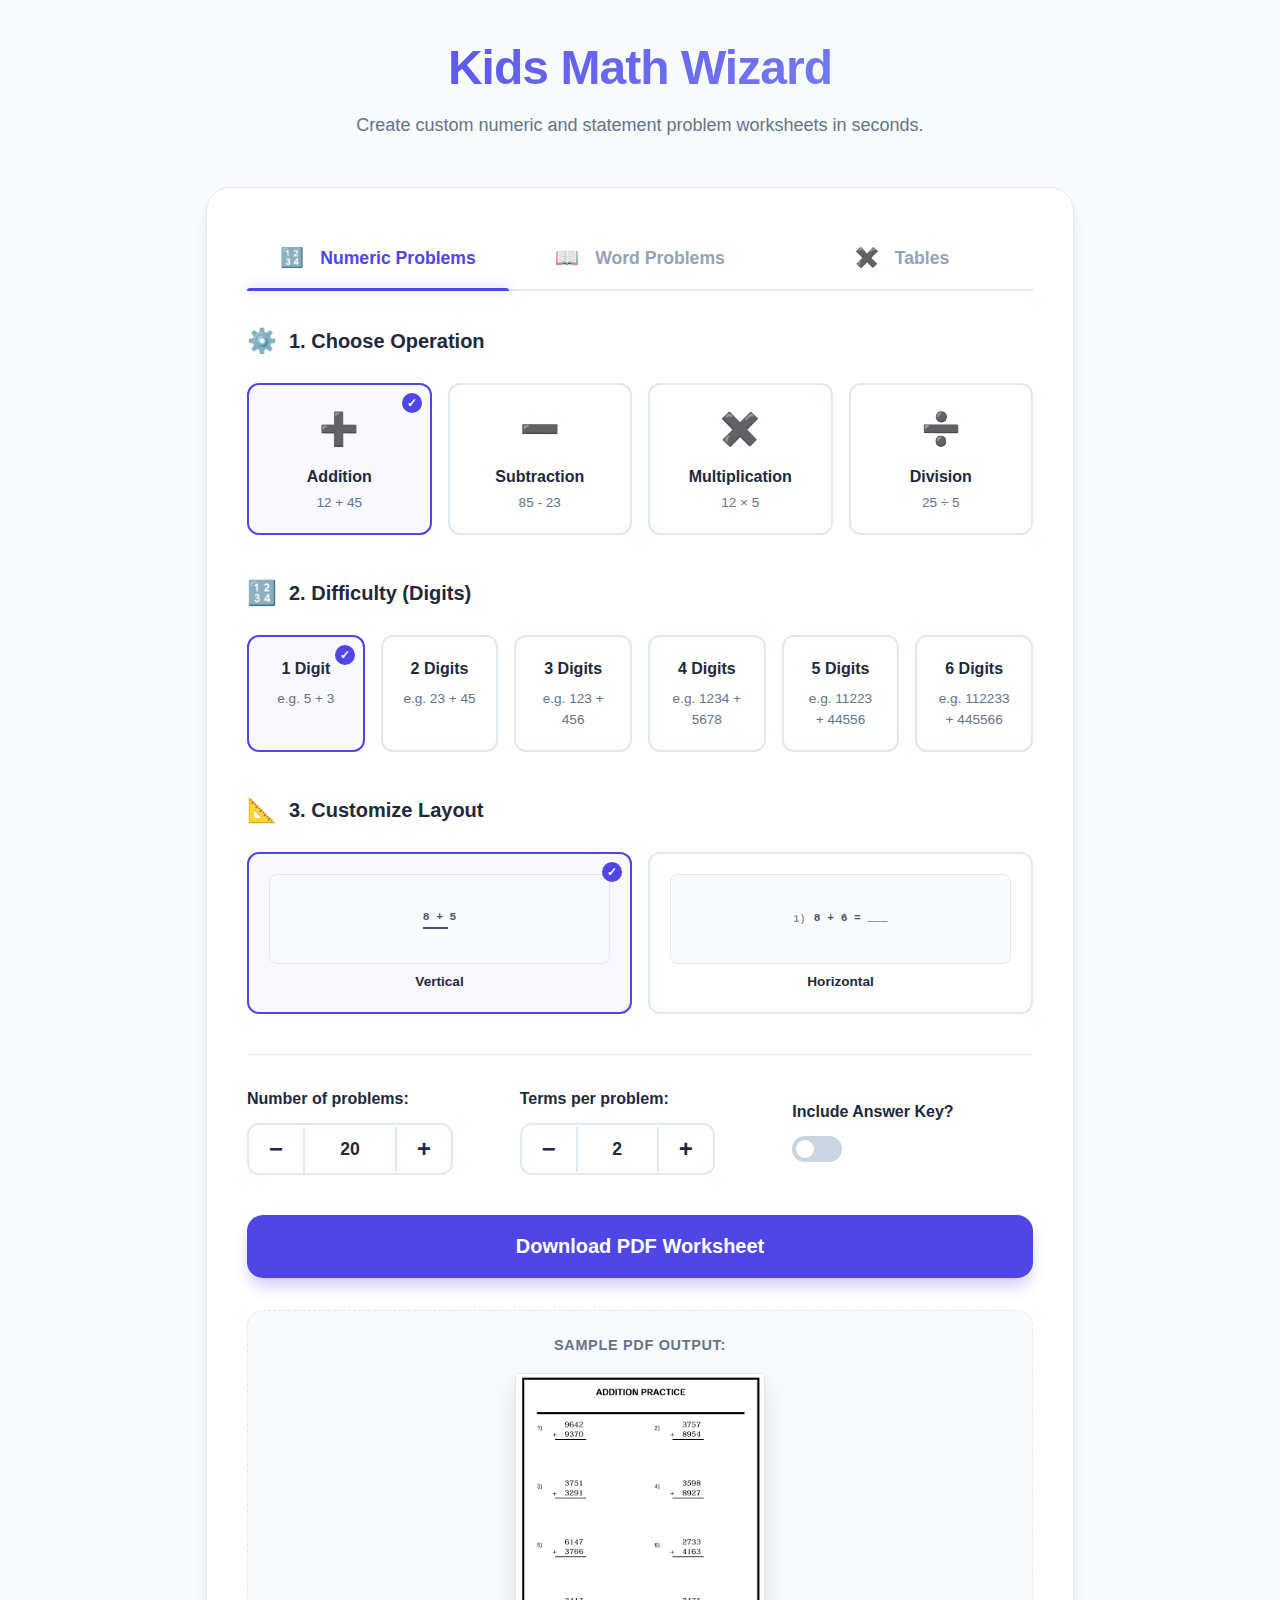
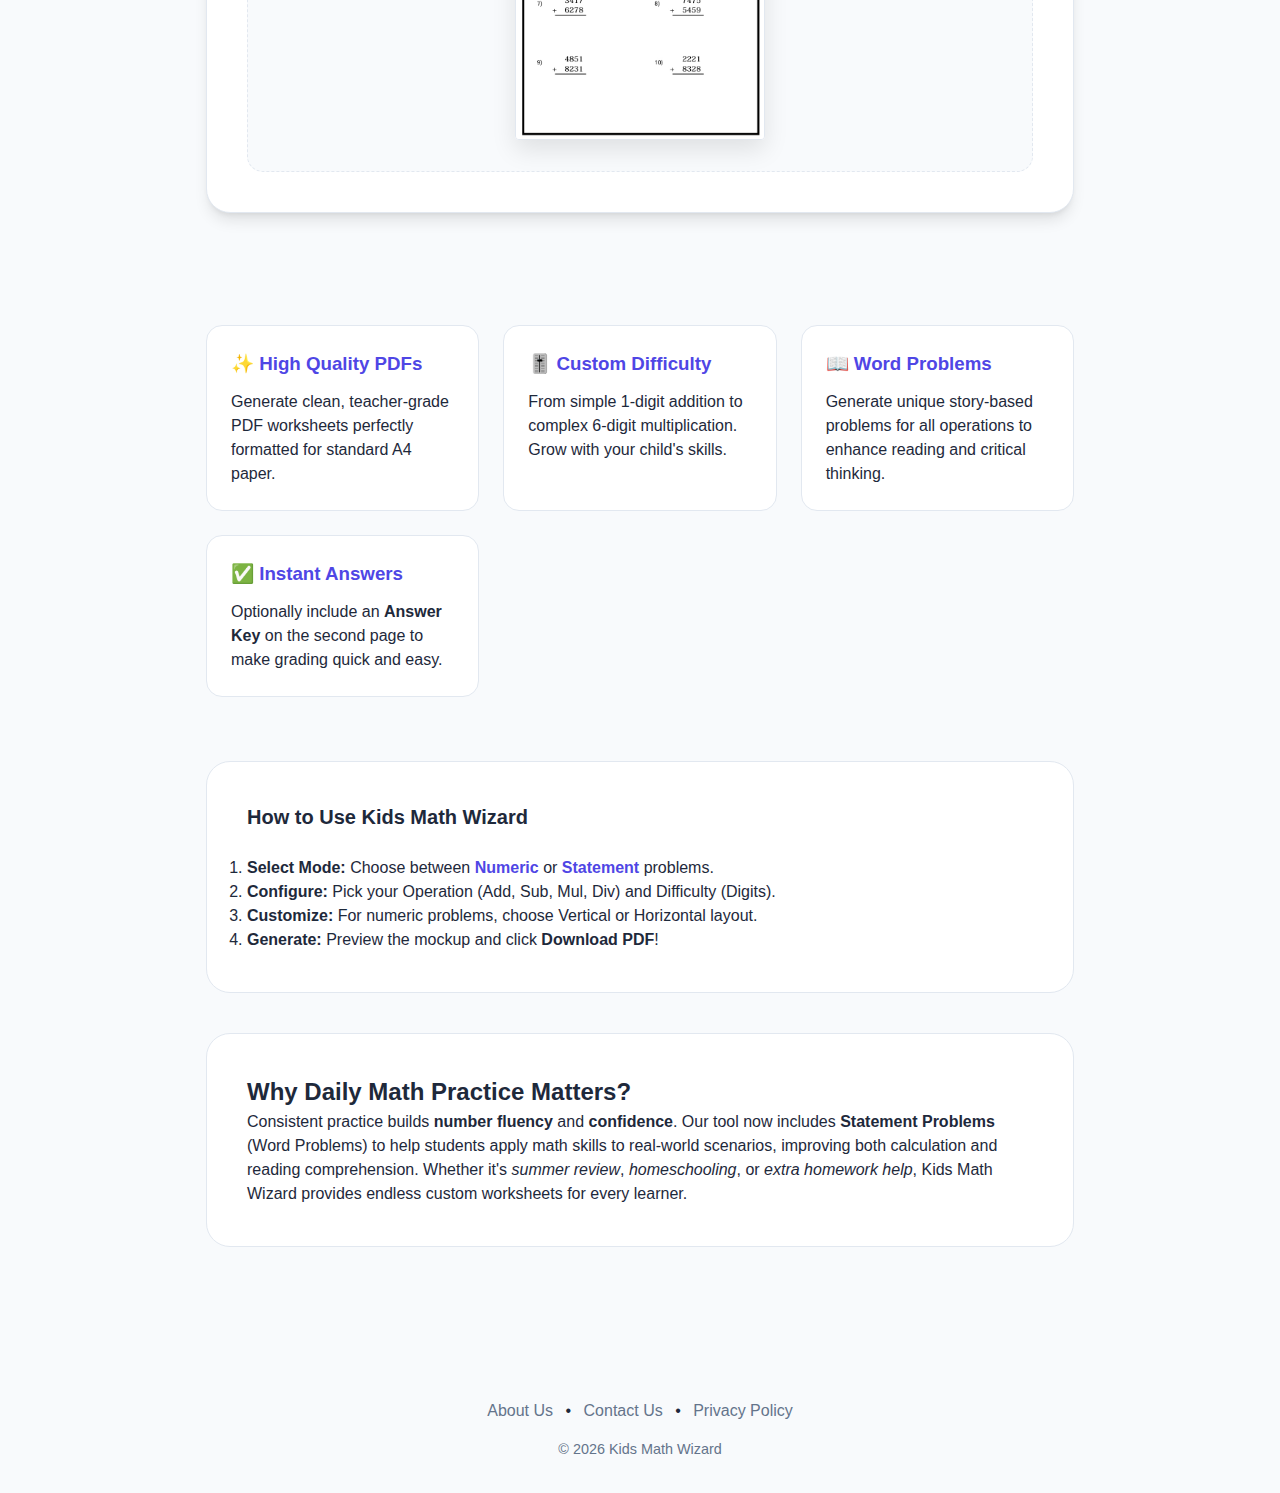
<file: index.html>
<!DOCTYPE html>
<html lang="en">

<head>
    <meta charset="UTF-8">
    <script async src="https://pagead2.googlesyndication.com/pagead/js/adsbygoogle.js?client=ca-pub-6031196392278827"
        crossorigin="anonymous"></script>
    <meta name="viewport" content="width=device-width, initial-scale=1.0">
    <meta name="description"
        content="Free printable math worksheets for kids. Addition, subtraction, multiplication, division, and story-based word problems. Create custom PDFs in seconds.">
    <meta name="keywords"
        content="math worksheets, word problems, statement problems, printable math, kids math practice, addition, subtraction, multiplication, division, free math resources">

    <!-- Open Graph / Facebook -->
    <meta property="og:type" content="website">
    <meta property="og:title" content="Kids Math Wizard | Free Printable Math & Word Problem Worksheets">
    <meta property="og:description"
        content="Generate custom math worksheets for kids. Choose from Numeric practice or Story-based Statement problems. Unlimited free downloads.">
    <!-- <meta property="og:image" content="https://mathwizard.app/assets/og-image.jpg"> -->

    <title>Kids Math Wizard | Free Printable Math & Word Problem Worksheets</title>
    <link rel="stylesheet" href="assets/styles.css">
</head>

<body>

    <div class="container">
        <header>
            <h1 class="brand-title">Kids Math Wizard</h1>
            <p class="brand-subtitle">Create custom numeric and statement problem worksheets in seconds.</p>
        </header>

        <main>


            <section class="config-panel">
                <div class="mode-tabs">
                    <div class="mode-tab active" data-mode="numeric" onclick="selectMode('numeric')">
                        <span style="font-size: 1.2rem; margin-right: 0.5rem;">🔢</span> Numeric Problems
                    </div>
                    <div class="mode-tab" data-mode="statement" onclick="selectMode('statement')">
                        <span style="font-size: 1.2rem; margin-right: 0.5rem;">📖</span> Word Problems
                    </div>
                    <div class="mode-tab" data-mode="tables" onclick="selectMode('tables')">
                        <span style="font-size: 1.2rem; margin-right: 0.5rem;">✖️</span> Tables
                    </div>
                    <div class="tab-indicator"></div>
                </div>

                <div class="config-section" id="ops-section">
                    <h2 class="section-title"><span role="img" aria-hidden="true">⚙️</span> 1. Choose Operation</h2>
                    <div class="operations-grid">
                        <div class="op-card active" data-value="addition" onclick="selectOperation('addition')">
                            <span class="op-icon" role="img" aria-label="Addition">➕</span>
                            <div class="op-name">Addition</div>
                            <div class="op-example">12 + 45</div>
                        </div>
                        <div class="op-card" data-value="subtraction" onclick="selectOperation('subtraction')">
                            <span class="op-icon" role="img" aria-label="Subtraction">➖</span>
                            <div class="op-name">Subtraction</div>
                            <div class="op-example">85 - 23</div>
                        </div>
                        <div class="op-card" data-value="multiplication" onclick="selectOperation('multiplication')">
                            <span class="op-icon" role="img" aria-label="Multiplication">✖️</span>
                            <div class="op-name">Multiplication</div>
                            <div class="op-example">12 × 5</div>
                        </div>
                        <div class="op-card" data-value="division" onclick="selectOperation('division')">
                            <span class="op-icon" role="img" aria-label="Division">➗</span>
                            <div class="op-name">Division</div>
                            <div class="op-example">25 ÷ 5</div>
                        </div>
                    </div>
                </div>

                <div id="tables-section" class="config-section" style="display:none;">
                    <h2 class="section-title"><span role="img" aria-hidden="true">🔢</span> Select Tables</h2>
                    <p class="section-desc">Select which multiplication tables to practice.</p>
                    <div class="tables-grid" id="tables-grid"></div>

                    <div class="setting-group" style="margin-top:2rem; display:none;">
                        <label class="setting-label">Multiplication Range (×1 to):</label>
                        <div class="stepper-control">
                            <button class="stepper-btn" onclick="updateTableLimit(-1)">-</button>
                            <input type="number" id="table-limit" value="10" min="5" max="20" readonly
                                class="stepper-value">
                            <button class="stepper-btn" onclick="updateTableLimit(1)">+</button>
                        </div>
                    </div>
                </div>

                <div class="config-section" id="digits-section">
                    <h2 class="section-title"><span role="img" aria-hidden="true">🔢</span> 2. Difficulty (Digits)</h2>
                    <div class="digits-grid">
                        <div class="diff-card active" data-digits="1" onclick="selectDigits(1)">
                            <div class="diff-title"><span class="d-num">1</span> Digit</div>
                            <div class="diff-example">e.g. 5 + 3</div>
                        </div>
                        <div class="diff-card" data-digits="2" onclick="selectDigits(2)">
                            <div class="diff-title"><span class="d-num">2</span> Digits</div>
                            <div class="diff-example">e.g. 23 + 45</div>
                        </div>
                        <div class="diff-card" data-digits="3" onclick="selectDigits(3)">
                            <div class="diff-title"><span class="d-num">3</span> Digits</div>
                            <div class="diff-example">e.g. 123 + 456</div>
                        </div>
                        <div class="diff-card" data-digits="4" onclick="selectDigits(4)">
                            <div class="diff-title"><span class="d-num">4</span> Digits</div>
                            <div class="diff-example">e.g. 1234 + 5678</div>
                        </div>
                        <div class="diff-card" data-digits="5" onclick="selectDigits(5)">
                            <div class="diff-title"><span class="d-num">5</span> Digits</div>
                            <div class="diff-example">e.g. 11223 + 44556</div>
                        </div>
                        <div class="diff-card" data-digits="6" onclick="selectDigits(6)">
                            <div class="diff-title"><span class="d-num">6</span> Digits</div>
                            <div class="diff-example">e.g. 112233 + 445566</div>
                        </div>
                    </div>
                </div>

                <div class="config-section" id="layout-section">
                    <h2 class="section-title"><span role="img" aria-hidden="true">📐</span> 3. Customize Layout</h2>
                    <div class="layout-grid">
                        <div class="layout-card active" data-layout="vertical" onclick="selectLayout('vertical')">
                            <div class="mini-preview vertical">
                                <div class="p-col">
                                    <span id="preview-v-n1">8</span>
                                    <span id="preview-v-n2">+ 5</span>
                                    <div class="p-line"></div>
                                </div>
                            </div>
                            <div class="layout-name">Vertical</div>
                        </div>
                        <div class="layout-card" data-layout="horizontal" onclick="selectLayout('horizontal')">
                            <div class="mini-preview horizontal">
                                <span class="p-num">1)</span>
                                <span id="preview-h-eq" class="p-eq">8 + 5 = ___</span>
                            </div>
                            <div class="layout-name">Horizontal</div>
                        </div>
                    </div>
                </div>

                <div class="settings-grid">
                    <div class="setting-group" id="q-count-setting">
                        <label class="setting-label" for="q-count">Number of problems:</label>
                        <div class="stepper-control">
                            <button class="stepper-btn" onclick="updateCount(-5)" aria-label="Decrease">−</button>
                            <input type="number" id="q-count" value="20" min="5" max="60" readonly
                                class="stepper-value">
                            <button class="stepper-btn" onclick="updateCount(5)" aria-label="Increase">+</button>
                        </div>
                    </div>

                    <div id="terms-setting" class="setting-group">
                        <label class="setting-label" for="q-terms">Terms per problem:</label>
                        <div class="stepper-control">
                            <button class="stepper-btn" onclick="updateTerms(-1)" aria-label="Decrease">−</button>
                            <input type="number" id="q-terms" value="2" min="2" max="6" readonly class="stepper-value">
                            <button class="stepper-btn" onclick="updateTerms(1)" aria-label="Increase">+</button>
                        </div>
                    </div>

                    <div class="setting-group">
                        <label class="setting-label" for="include-answers">Include Answer Key?</label>
                        <label class="switch">
                            <input type="checkbox" id="include-answers" aria-label="Toggle Answer Key inclusion">
                            <span class="slider"></span>
                        </label>
                    </div>
                </div>

                <button class="btn-primary" onclick="generate()">
                    Download PDF Worksheet
                </button>

                <div class="pdf-preview-mockup">
                    <p class="preview-label">Sample PDF Output:</p>
                    <img src="assets/pdf-preview.png" alt="Math Worksheet Example Preview" class="mockup-img"
                        onclick="openImagePreview()" style="cursor: pointer;">
                </div>
            </section>

            <!-- Preview section removed -->

            <section class="info-section">
                <div class="features-grid">
                    <div class="feature-card">
                        <h3>✨ High Quality PDFs</h3>
                        <p>Generate clean, teacher-grade PDF worksheets perfectly formatted for standard A4 paper.</p>
                    </div>
                    <div class="feature-card">
                        <h3>🎚️ Custom Difficulty</h3>
                        <p>From simple 1-digit addition to complex 6-digit multiplication. Grow with your child's
                            skills.</p>
                    </div>
                    <div class="feature-card">
                        <h3>📖 Word Problems</h3>
                        <p>Generate unique story-based problems for all operations to enhance reading and critical
                            thinking.</p>
                    </div>
                    <div class="feature-card">
                        <h3>✅ Instant Answers</h3>
                        <p>Optionally include an <strong>Answer Key</strong> on the second page to make grading quick
                            and easy.</p>
                    </div>
                </div>

                <div class="how-to-use">
                    <h2 class="section-title">How to Use Kids Math Wizard</h2>
                    <ol class="steps-list">
                        <li><strong>Select Mode:</strong> Choose between <span
                                style="color:var(--primary); font-weight:700">Numeric</span> or <span
                                style="color:var(--primary); font-weight:700">Statement</span> problems.</li>
                        <li><strong>Configure:</strong> Pick your Operation (Add, Sub, Mul, Div) and Difficulty
                            (Digits).</li>
                        <li><strong>Customize:</strong> For numeric problems, choose Vertical or Horizontal layout.</li>
                        <li><strong>Generate:</strong> Preview the mockup and click <strong>Download PDF</strong>!</li>
                    </ol>
                </div>

                <div class="seo-text">
                    <h2>Why Daily Math Practice Matters?</h2>
                    <p>Consistent practice builds <strong>number fluency</strong> and <strong>confidence</strong>.
                        Our tool now includes <strong>Statement Problems</strong> (Word Problems) to help students apply
                        math skills to real-world scenarios, improving both calculation and reading comprehension.
                        Whether it's <em>summer review</em>, <em>homeschooling</em>, or <em>extra homework help</em>,
                        Kids Math Wizard provides endless custom worksheets for every learner.
                    </p>
                </div>
            </section>


        </main>

        <footer>
            <div class="footer-links" style="margin-top: 3rem; text-align: center; margin-bottom: 1rem;">
                <a href="about.html" style="color: var(--text-muted); text-decoration: none; margin: 0 0.5rem;">About
                    Us</a> •
                <a href="contact.html"
                    style="color: var(--text-muted); text-decoration: none; margin: 0 0.5rem;">Contact Us</a> •
                <a href="privacy.html"
                    style="color: var(--text-muted); text-decoration: none; margin: 0 0.5rem;">Privacy Policy</a>
            </div>
            <p style="text-align: center; color: var(--text-muted); margin-top: 1rem; font-size: 0.9rem;">
                &copy;
                <script>document.write(new Date().getFullYear())</script> Kids Math Wizard
            </p>
        </footer>
    </div>

    <!-- Image Preview Modal -->
    <div id="image-modal" class="image-modal" onclick="closeImagePreview()">
        <span class="close-modal">&times;</span>
        <img class="modal-content" id="modal-img" onclick="event.stopPropagation()">
    </div>

    <script src="assets/vendor/jspdf.umd.min.js"></script>
    <script src="assets/word-problems.js"></script>
    <script src="assets/pdf.js"></script>
    <script src="assets/app.js"></script>
    <script>
        // UI Logic

        // State
        let currentConfig = {
            mode: 'numeric', // numeric, statement, tables
            type: 'addition',
            count: 20,
            digits: 1,
            layout: 'vertical',
            tables: [2, 3, 4, 5],
            tableLimit: 10
        };

        // Tables State Helper
        let selectedTables = new Set([2, 3, 4, 5]);

        function initTablesUI() {
            const grid = document.getElementById('tables-grid');
            if (!grid) return;
            grid.innerHTML = '';
            for (let i = 1; i <= 20; i++) {
                const btn = document.createElement('button');
                btn.className = `table-btn ${selectedTables.has(i) ? 'active' : ''}`;
                btn.innerText = i;
                btn.onclick = () => toggleTable(i);
                grid.appendChild(btn);
            }
        }

        function toggleTable(n) {
            if (selectedTables.has(n)) selectedTables.delete(n);
            else selectedTables.add(n);

            // Sync with config
            currentConfig.tables = Array.from(selectedTables).sort((a, b) => a - b);

            initTablesUI();
            updatePreview();
        }

        function updateTableLimit(delta) {
            let val = currentConfig.tableLimit + delta;
            val = Math.max(5, Math.min(20, val));
            currentConfig.tableLimit = val;
            document.getElementById('table-limit').value = val;
            updatePreview();
        }

        function selectMode(mode) {
            currentConfig.mode = mode;
            document.querySelectorAll('.mode-tab').forEach(el => el.classList.remove('active'));
            document.querySelector(`[data-mode="${mode}"]`).classList.add('active');

            const ind = document.querySelector('.tab-indicator');
            const img = document.querySelector('.mockup-img');

            // Sections
            const secOps = document.getElementById('ops-section');
            const secTables = document.getElementById('tables-section');
            const secDigits = document.getElementById('digits-section');
            const secLayout = document.getElementById('layout-section');
            const setQCount = document.getElementById('q-count-setting');
            const setTerms = document.getElementById('terms-setting');

            // Reset
            secOps.style.display = 'none';
            secTables.style.display = 'none';
            secDigits.style.display = 'none';
            secLayout.style.display = 'none';

            // Top-level settings default visibility
            if (setQCount) setQCount.style.display = 'block';

            if (mode === 'tables') {
                ind.style.transform = 'translateX(200%)';
                currentConfig.layout = 'horizontal';
                currentConfig.type = 'tables'; // Explicitly set type
                secTables.style.display = 'block';

                // Hide Settings irrelevant for tables
                if (setQCount) setQCount.style.display = 'none';
                if (setTerms) setTerms.style.display = 'none';

                if (img) img.src = 'assets/Addition%20Numeric.jpeg';
            } else if (mode === 'statement') {
                ind.style.transform = 'translateX(100%)';
                // Reset type if coming from tables
                if (currentConfig.type === 'tables') selectOperation('addition');

                currentConfig.layout = 'word-problem';
                secOps.style.display = 'block';
                secDigits.style.display = 'block';
                if (img) img.src = 'assets/Addition%20Statement.jpeg';
            } else {
                ind.style.transform = 'translateX(0)';
                // Reset type if coming from tables
                if (currentConfig.type === 'tables') selectOperation('addition');

                secOps.style.display = 'block';
                secDigits.style.display = 'block';
                secLayout.style.display = 'block';

                // Restore valid layout if coming from Statement mode
                if (currentConfig.layout === 'word-problem') {
                    currentConfig.layout = 'vertical';
                }
                // Update Image and Selection based on layout
                selectLayout(currentConfig.layout);
            }

            updatePreview();
        }

        function selectOperation(op) {
            document.querySelectorAll('.op-card').forEach(el => el.classList.remove('active'));
            document.querySelector(`.op-card[data-value="${op}"]`).classList.add('active');
            currentConfig.type = op;

            const mode = document.querySelector('.mode-tab[data-mode="statement"]').classList.contains('active') ? 'statement' : 'numeric';
            const termsEl = document.getElementById('terms-setting');
            // Show terms only for Addition AND Numeric mode
            if (op === 'addition' && mode === 'numeric') {
                termsEl.style.display = '';
            } else {
                termsEl.style.display = 'none';

                // Reset terms to 2 for non-addition operations
                if (op !== 'addition') {
                    currentConfig.terms = 2;
                    const termsInput = document.getElementById('q-terms');
                    if (termsInput) termsInput.value = 2;
                    updateRangeVal('terms-val', 2);
                }
            }

            updateCardExamples(op);
            updateLayoutPreviews();
        }

        function updateCardExamples(op) {
            const examples = document.querySelectorAll('.diff-example');
            let sym = '+';
            if (op === 'subtraction') sym = '-';
            else if (op === 'multiplication') sym = '×';
            else if (op === 'division') sym = '÷';

            examples.forEach((el, i) => {
                const digits = i + 1;
                let text = "e.g. ";
                if (digits === 1) text += `5 ${sym} 3`;
                else if (digits === 2) text += `23 ${sym} 45`;
                else if (digits === 3) text += `123 ${sym} 456`;
                else if (digits === 4) text += `1234 ${sym} 5678`;
                else if (digits === 5) text += `11223 ${sym} 44556`;
                else if (digits === 6) text += `112233 ${sym} 445566`;
                el.innerText = text;
            });
        }

        function selectDigits(val) {
            const num = parseInt(val);
            currentConfig.digits = num;
            document.querySelectorAll('[data-digits]').forEach(el => el.classList.remove('active'));
            const card = document.querySelector(`[data-digits="${num}"]`);
            if (card) card.classList.add('active');
            updateLayoutPreviews();
        }

        function updateCount(delta) {
            const input = document.getElementById('q-count');
            let value = parseInt(input.value) + delta;
            value = Math.max(5, Math.min(60, value));
            // Ensure it's a multiple of 5
            value = Math.round(value / 5) * 5;
            input.value = value;
        }

        function updateTerms(delta) {
            const input = document.getElementById('q-terms');
            let value = parseInt(input.value) + delta;
            value = Math.max(2, Math.min(6, value));
            input.value = value;
            currentConfig.terms = value;
            updateLayoutPreviews();
        }

        function updateLayoutPreviews() {
            const digits = currentConfig.digits || 1;
            const terms = (currentConfig.type === 'addition' || currentConfig.type === 'mixed') ? (currentConfig.terms || 2) : 2;
            let sym = '+';
            if (currentConfig.type === 'subtraction') sym = '−';
            else if (currentConfig.type === 'multiplication') sym = '×';
            else if (currentConfig.type === 'division') sym = '÷';

            const getNum = (d) => {
                if (d === 1) return 8;
                if (d === 2) return 12;
                if (d === 3) return 123;
                if (d === 4) return 1234;
                if (d === 5) return 12345;
                return 123456;
            };

            // Generate a random number with exact digit count
            const getRandomNum = (d, seed) => {
                if (d === 1) return Math.min(9, 5 + seed);
                const min = Math.pow(10, d - 1);
                const max = Math.pow(10, d) - 1;
                // Use seed to generate different but consistent numbers
                const range = max - min;
                return min + Math.floor((range * (0.3 + seed * 0.15)) % range);
            };

            const n1 = getNum(digits);

            // Update Vertical Box - Show ALL terms
            const vBox = document.getElementById('preview-v-box');
            if (vBox) {
                let vHTML = "";
                for (let i = 0; i < terms; i++) {
                    const isLast = i === terms - 1;
                    const val = i === 0 ? n1 : getRandomNum(digits, i);
                    vHTML += `<span>${isLast ? sym + ' ' : ''}${val}</span>`;
                }
                vHTML += `<div class="p-line"></div>`;
                vBox.innerHTML = vHTML;
            }

            // Update Horizontal Line - Show ALL terms
            const hEq = document.getElementById('preview-h-eq');
            if (hEq) {
                let hText = n1.toString();
                for (let i = 1; i < terms; i++) {
                    hText += ` ${sym} ${getRandomNum(digits, i)}`;
                }
                hEq.innerText = hText + " = ___";
            }
        }

        function selectLayout(layout) {
            currentConfig.layout = layout;
            document.querySelectorAll('[data-layout]').forEach(el => el.classList.remove('active'));
            document.querySelector(`[data-layout="${layout}"]`).classList.add('active');

            // Update preview image
            const img = document.querySelector('.mockup-img');
            if (img) {
                if (layout === 'horizontal') img.src = 'assets/2x2%20horizontal.jpeg';
                else img.src = 'assets/Addition%20Numeric.jpeg';
            }
        }

        function updateRangeVal(id, val) {
            document.getElementById(id).innerText = val;
        }

        async function generate() {
            const btn = document.querySelector('.btn-primary');
            const originalText = btn.innerText;
            btn.classList.add('generating');
            btn.innerText = "Creating...";

            try {
                currentConfig.count = parseInt(document.getElementById('q-count').value);
                currentConfig.includeAnswers = document.getElementById('include-answers').checked;
                currentConfig.terms = parseInt(document.getElementById('q-terms').value) || 2;

                const getRange = (d) => {
                    if (d === 1) return { min: 1, max: 9 };
                    const min = Math.pow(10, d - 1);
                    const max = Math.pow(10, d) - 1;
                    return { min, max };
                };

                const d = parseInt(currentConfig.digits) || 1;
                const r = getRange(d);
                currentConfig.min1 = r.min;
                currentConfig.max1 = r.max;
                currentConfig.min2 = r.min;
                currentConfig.max2 = r.max;
                currentConfig.digits = d;

                const engine = new WorksheetGenerator();
                const data = engine.generate(currentConfig);

                // Direct PDF Generation (No Preview)
                if (window.PDFGenerator) {
                    const gen = new window.PDFGenerator();
                    gen.generate(data);
                }
            } catch (e) {
                console.error(e);
                alert('Error generating PDF. Please try again.');
            } finally {
                btn.classList.remove('generating');
                btn.innerText = originalText;
            }
        }

        function downloadPDF() {
            if (window.lastData && window.PDFGenerator) {
                const gen = new window.PDFGenerator();
                gen.generate(window.lastData);
            }
        }

        function openImagePreview() {
            const img = document.querySelector('.mockup-img');
            if (img) {
                document.getElementById('modal-img').src = img.src;
                document.getElementById('image-modal').classList.add('active');
            }
        }

        function closeImagePreview() {
            document.getElementById('image-modal').classList.remove('active');
        }

        window.onload = () => {
            initTablesUI();
            selectOperation('addition');
            selectDigits(1);
            selectLayout('vertical');
        };
    </script>
</body>

</html>
</file>
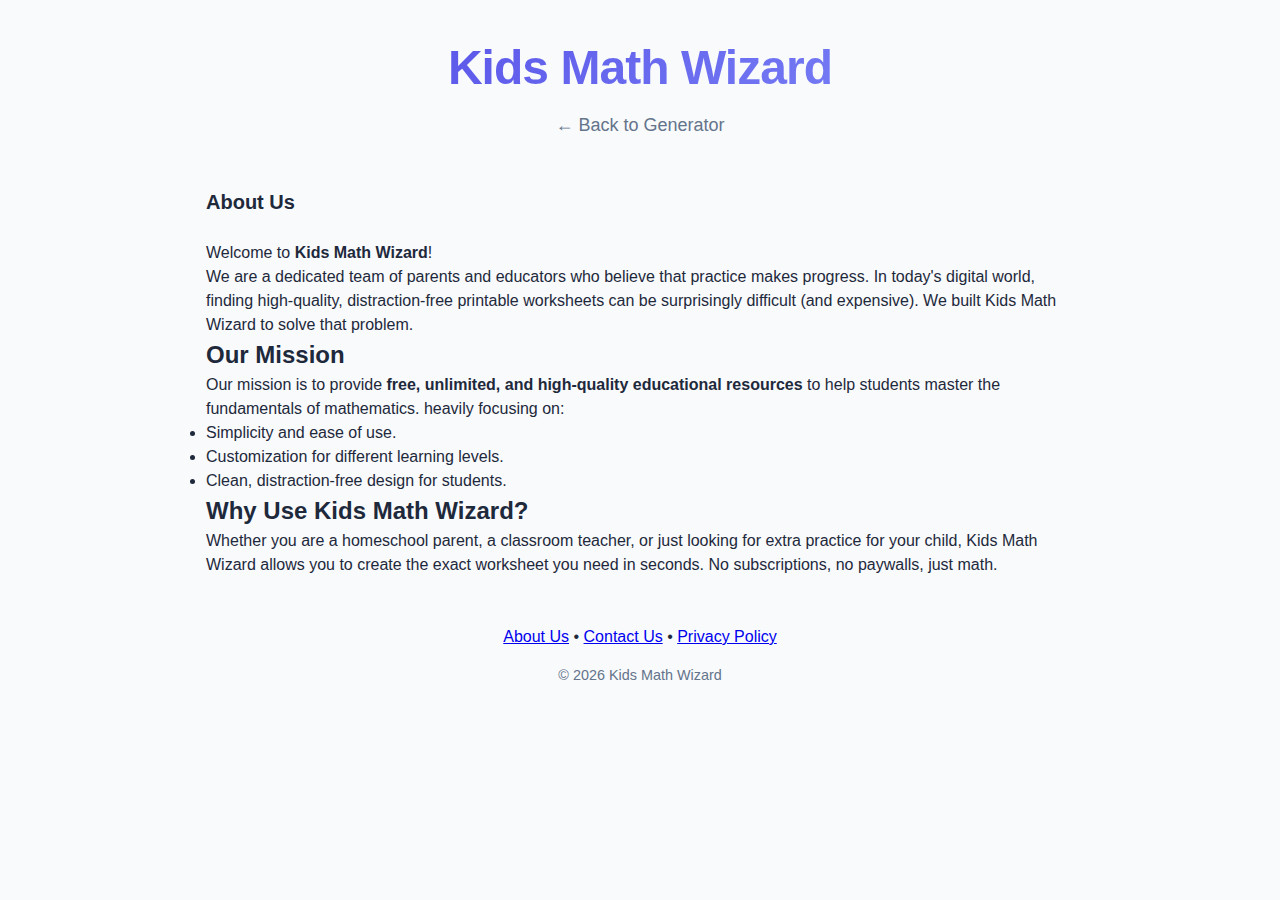
<file: about.html>
<!DOCTYPE html>
<html lang="en">

<head>
    <meta charset="UTF-8">
    <meta name="viewport" content="width=device-width, initial-scale=1.0">
    <title>About Us - Kids Math Wizard</title>
    <meta name="description"
        content="Learn more about Kids Math Wizard, a free tool for parents and teachers to generate math worksheets.">
    <link rel="stylesheet" href="assets/styles.css">
    <link rel="preconnect" href="https://fonts.googleapis.com">
    <link rel="preconnect" href="https://fonts.gstatic.com" crossorigin>
    <link href="https://fonts.googleapis.com/css2?family=Outfit:wght@400;500;600;700;800&display=swap" rel="stylesheet">
    <link rel="canonical" href="https://kidsmathwizard.com/about.html">
</head>

<body>
    <div class="container">
        <header>
            <div class="brand-title">Kids Math Wizard</div>
            <p class="brand-subtitle"><a href="index.html" style="color: inherit; text-decoration: none;">&larr; Back to
                    Generator</a></p>
        </header>

        <main class="page-content">
            <h1 class="section-title">About Us</h1>
            <p>Welcome to <strong>Kids Math Wizard</strong>!</p>
            <p>We are a dedicated team of parents and educators who believe that practice makes progress. In today's
                digital world, finding high-quality, distraction-free printable worksheets can be surprisingly difficult
                (and expensive). We built Kids Math Wizard to solve that problem.</p>

            <h2>Our Mission</h2>
            <p>Our mission is to provide <strong>free, unlimited, and high-quality educational resources</strong> to
                help students master the fundamentals of mathematics. heavily focusing on:</p>
            <ul>
                <li>Simplicity and ease of use.</li>
                <li>Customization for different learning levels.</li>
                <li>Clean, distraction-free design for students.</li>
            </ul>

            <h2>Why Use Kids Math Wizard?</h2>
            <p>Whether you are a homeschool parent, a classroom teacher, or just looking for extra practice for your
                child, Kids Math Wizard allows you to create the exact worksheet you need in seconds. No subscriptions, no
                paywalls, just math.</p>
        </main>

        <footer>
            <div class="footer-links" style="margin-top: 3rem; text-align: center;">
                <a href="about.html">About Us</a> •
                <a href="contact.html">Contact Us</a> •
                <a href="privacy.html">Privacy Policy</a>
            </div>
            <p style="text-align: center; color: var(--text-muted); margin-top: 1rem; font-size: 0.9rem;">
                &copy;
                <script>document.write(new Date().getFullYear())</script> Kids Math Wizard
            </p>
        </footer>
    </div>
</body>

</html>
</file>
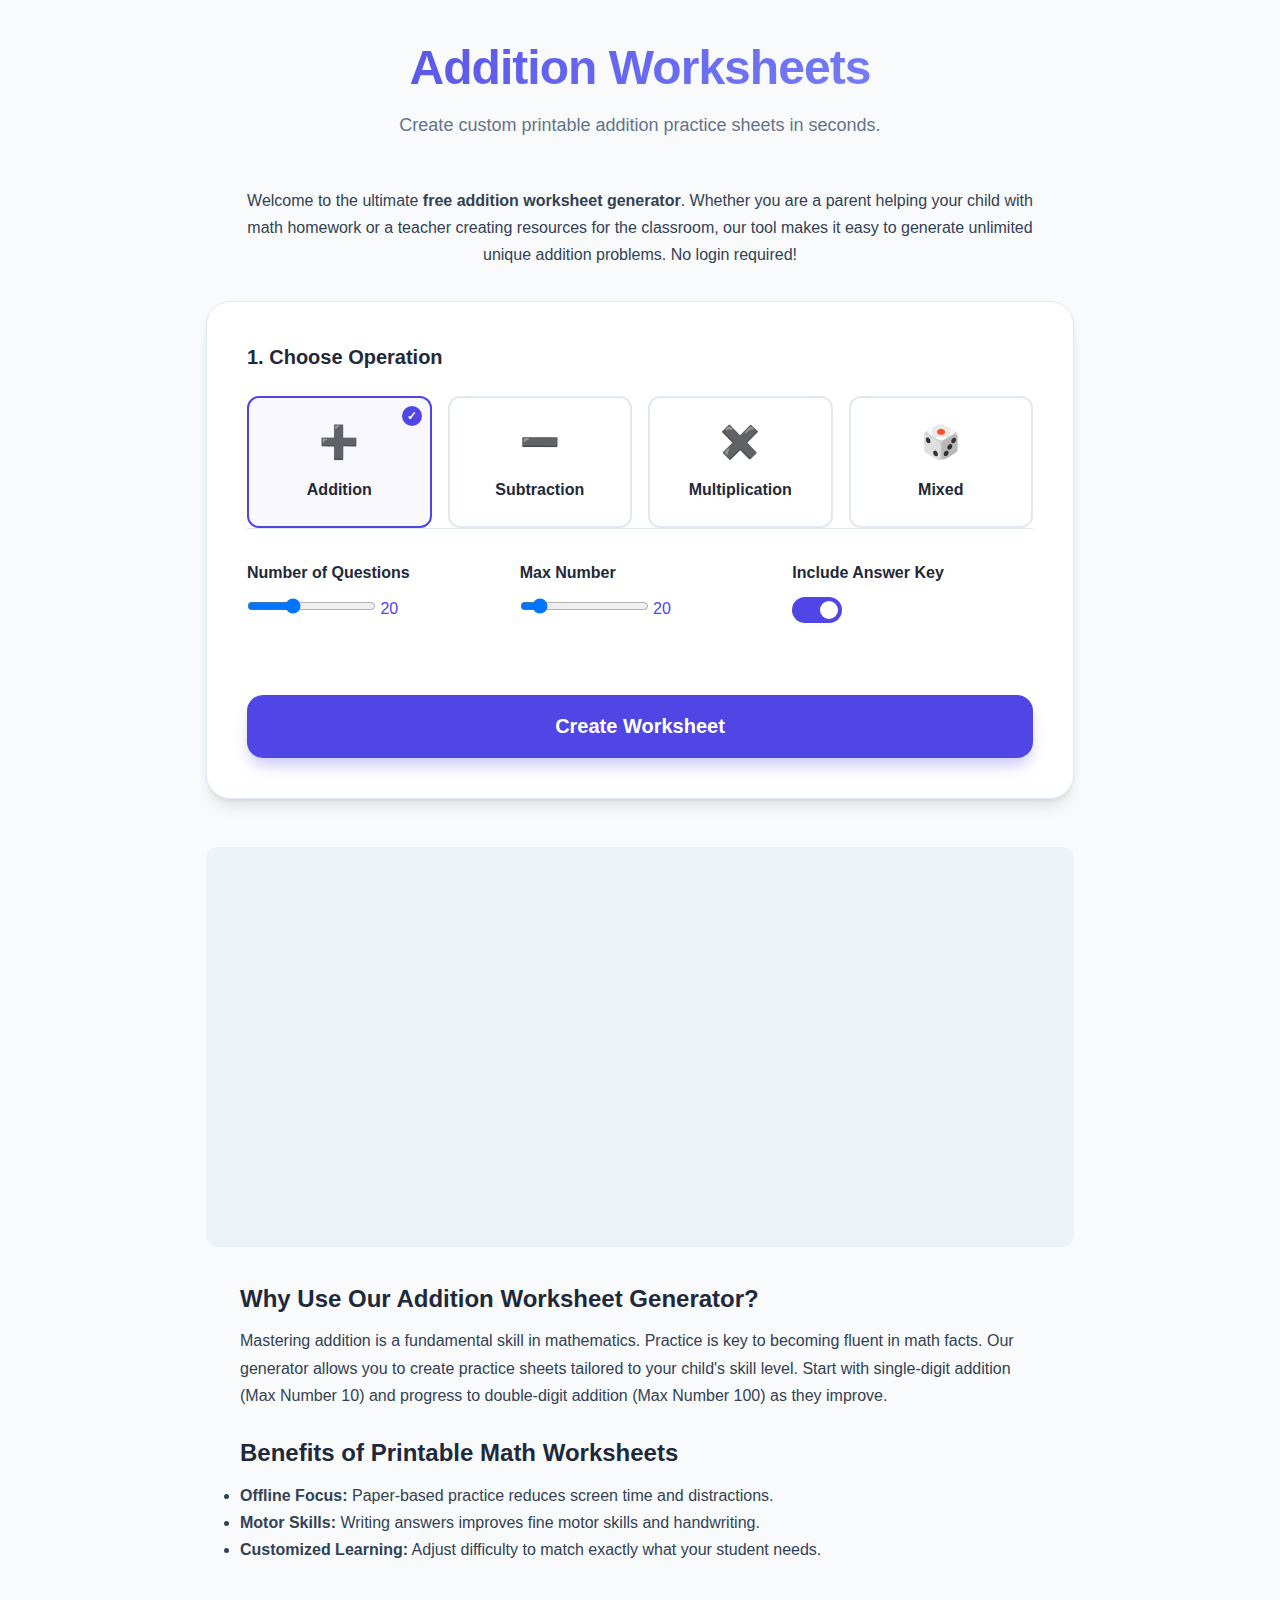
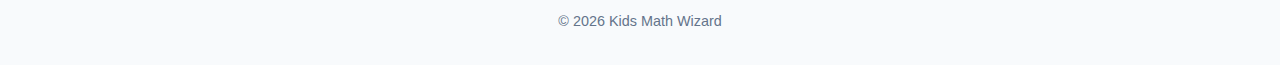
<file: addition.html>
<!DOCTYPE html>
<html lang="en">

<head>
    <meta charset="UTF-8">
    <script async src="https://pagead2.googlesyndication.com/pagead/js/adsbygoogle.js?client=ca-pub-6031196392278827"
        crossorigin="anonymous"></script>
    <meta name="viewport" content="width=device-width, initial-scale=1.0">
    <meta name="description"
        content="Generate free printable addition worksheets for kindergarten, 1st grade, and 2nd grade. Customize number ranges and question counts. Instant PDF download.">
    <title>Free Addition Worksheets Generator | Kids Math Wizard</title>
    <link rel="stylesheet" href="assets/styles.css">
    <style>
        .seo-content {
            max-width: 800px;
            margin: 2rem auto;
            color: #334155;
            line-height: 1.7;
        }

        .seo-content h2 {
            margin-top: 1.5rem;
            margin-bottom: 0.5rem;
            color: #1e293b;
        }
    </style>
</head>

<body>

    <div class="container">
        <header>
            <h1 class="brand-title">Addition Worksheets</h1>
            <p class="brand-subtitle">Create custom printable addition practice sheets in seconds.</p>
        </header>

        <main>


            <!-- SEO Intro -->
            <section class="seo-content" style="margin-bottom: 2rem; text-align: center;">
                <p>Welcome to the ultimate <strong>free addition worksheet generator</strong>. Whether you are a parent
                    helping your child with math homework or a teacher creating resources for the classroom, our tool
                    makes it easy to generate unlimited unique addition problems. No login required!</p>
            </section>

            <!-- Configuration Panel -->
            <section id="config-panel" class="config-panel">

                <h2 class="section-title">1. Choose Operation</h2>
                <div class="operations-grid">
                    <div class="op-card active" data-value="addition" onclick="selectOperation('addition')">
                        <span class="op-icon">➕</span>
                        <div class="op-name">Addition</div>
                    </div>
                    <!-- Other links act as navigation to other pages or just switch mode? 
                         "One shared UI loaded by all pages". 
                         If I am on addition.html, clicking "Subtraction" could either:
                         a) Switch the generator to subtraction mode (staying on addition.html)
                         b) Navigate to subtraction.html
                         SEO strategy implies distinct pages. 
                         If the user clicks "Subtraction", they might expect the UI to just update. 
                         However, for SEO, we want them on subtraction.html. 
                         But for "App-like" feel, updating in place is better. 
                         Let's keep updating in place for the tool, but the *links* to reach this page are separate. 
                         Actually, to support "Pass default operation via config", we just init with Addition.
                         If they switch, let them switch. It doesn't hurt.
                    -->
                    <div class="op-card" data-value="subtraction" onclick="selectOperation('subtraction')">
                        <span class="op-icon">➖</span>
                        <div class="op-name">Subtraction</div>
                    </div>
                    <div class="op-card" data-value="multiplication" onclick="selectOperation('multiplication')">
                        <span class="op-icon">✖️</span>
                        <div class="op-name">Multiplication</div>
                    </div>
                    <div class="op-card" data-value="mixed" onclick="selectOperation('mixed')">
                        <span class="op-icon">🎲</span>
                        <div class="op-name">Mixed</div>
                    </div>
                </div>

                <div class="settings-grid">
                    <!-- Question Count -->
                    <div class="setting-group">
                        <label class="setting-label">Number of Questions</label>
                        <div class="range-wrap">
                            <input type="range" id="q-count" min="5" max="50" step="5" value="20"
                                oninput="updateRangeVal('q-count-val', this.value)">
                            <span id="q-count-val" class="range-value">20</span>
                        </div>
                    </div>

                    <!-- Number Range (General) -->
                    <div class="setting-group" id="range-setting">
                        <label class="setting-label">Max Number</label>
                        <div class="range-wrap">
                            <input type="range" id="num-max" min="10" max="100" step="5" value="20"
                                oninput="updateRangeVal('num-max-val', this.value)">
                            <span id="num-max-val" class="range-value">20</span>
                        </div>
                    </div>

                    <!-- Advanced Options -->
                    <div class="setting-group">
                        <label class="setting-label">Include Answer Key</label>
                        <label class="switch">
                            <input type="checkbox" id="include-answers" checked>
                            <span class="slider"></span>
                        </label>
                    </div>
                </div>

                <button class="btn-primary" onclick="generate()" style="margin-top: 2rem;">Create Worksheet</button>
            </section>

            <!-- Worksheet Preview -->
            <section id="worksheet-preview" class="hidden">
                <div id="worksheet-content"></div>
            </section>



            <!-- SEO Footer Content -->
            <section class="seo-content">
                <h2>Why Use Our Addition Worksheet Generator?</h2>
                <p>Mastering addition is a fundamental skill in mathematics. Practice is key to becoming fluent in math
                    facts. Our generator allows you to create practice sheets tailored to your child's skill level.
                    Start with single-digit addition (Max Number 10) and progress to double-digit addition (Max Number
                    100) as they improve.</p>

                <h2>Benefits of Printable Math Worksheets</h2>
                <ul>
                    <li><strong>Offline Focus:</strong> Paper-based practice reduces screen time and distractions.</li>
                    <li><strong>Motor Skills:</strong> Writing answers improves fine motor skills and handwriting.</li>
                    <li><strong>Customized Learning:</strong> Adjust difficulty to match exactly what your student
                        needs.</li>
                </ul>
            </section>

        </main>

        <footer>
            <p style="text-align: center; color: var(--text-muted); margin-top: 3rem; font-size: 0.9rem;">
                &copy;
                <script>document.write(new Date().getFullYear())</script> Kids Math Wizard
            </p>
        </footer>
    </div>

    <script src="assets/vendor/jspdf.umd.min.js"></script>
    <script src="assets/pdf.js"></script>
    <script src="assets/app.js"></script>
    <script>
        // UI Logic

        let currentConfig = {
            type: 'addition', // Default for this page
            count: 20,
            max: 20
        };

        // On Load - Ensure UI matches config
        // (The HTML hardcoded "active" on addition, so we are good)

        function selectOperation(op) {
            // Update UI
            document.querySelectorAll('.op-card').forEach(el => el.classList.remove('active'));
            document.querySelector(`.op-card[data-value="${op}"]`).classList.add('active');

            // Update State
            currentConfig.type = op;

            if (op === 'multiplication') {
                document.getElementById('num-max').value = 12;
                document.getElementById('num-max-val').innerText = 12;
            }
        }

        function updateRangeVal(id, val) {
            document.getElementById(id).innerText = val;
        }

        function generate() {
            currentConfig.count = parseInt(document.getElementById('q-count').value);
            currentConfig.max = parseInt(document.getElementById('num-max').value);
            currentConfig.includeAnswers = document.getElementById('include-answers').checked;

            const engine = new WorksheetGenerator();
            const data = engine.generate(currentConfig);

            const renderer = new WorksheetRenderer('worksheet-preview');
            renderer.render(data);
        }
    </script>
</body>

</html>
</file>
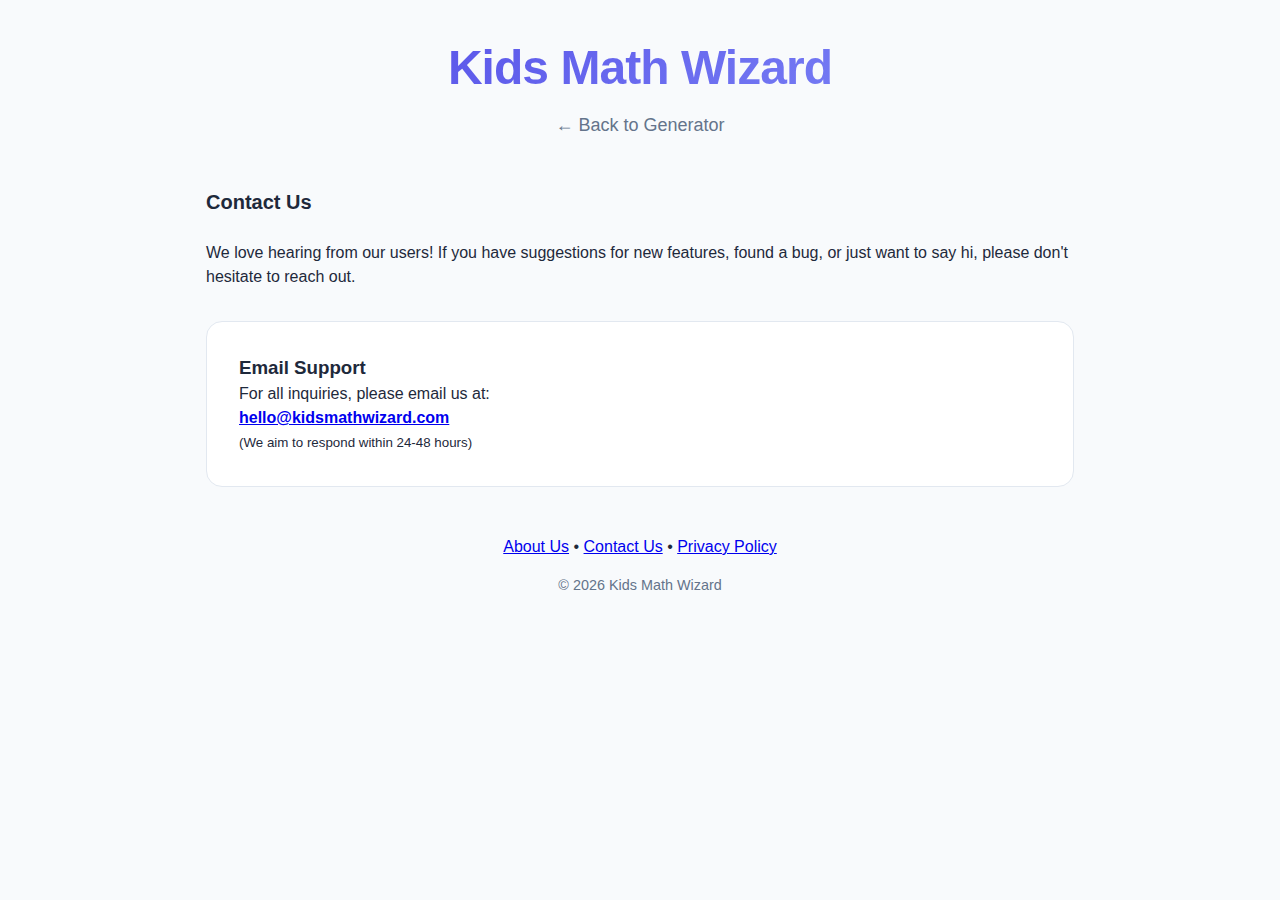
<file: contact.html>
<!DOCTYPE html>
<html lang="en">

<head>
    <meta charset="UTF-8">
    <meta name="viewport" content="width=device-width, initial-scale=1.0">
    <title>Contact Us - Kids Math Wizard</title>
    <meta name="description" content="Contact the Kids Math Wizard team. We love feedback and feature requests.">
    <link rel="stylesheet" href="assets/styles.css">
    <link rel="preconnect" href="https://fonts.googleapis.com">
    <link rel="preconnect" href="https://fonts.gstatic.com" crossorigin>
    <link href="https://fonts.googleapis.com/css2?family=Outfit:wght@400;500;600;700;800&display=swap" rel="stylesheet">
    <link rel="canonical" href="https://kidsmathwizard.com/contact.html">
</head>

<body>
    <div class="container">
        <header>
            <div class="brand-title">Kids Math Wizard</div>
            <p class="brand-subtitle"><a href="index.html" style="color: inherit; text-decoration: none;">&larr; Back to
                    Generator</a></p>
        </header>

        <main class="page-content">
            <h1 class="section-title">Contact Us</h1>
            <p>We love hearing from our users! If you have suggestions for new features, found a bug, or just want to
                say hi, please don't hesitate to reach out.</p>

            <div class="contact-box"
                style="background: var(--surface); padding: 2rem; border-radius: var(--radius-lg); border: 1px solid var(--border); margin-top: 2rem;">
                <h3>Email Support</h3>
                <p>For all inquiries, please email us at:</p>
                <p><strong><a href="mailto:hello@kidsmathwizard.com">hello@kidsmathwizard.com</a></strong></p>
                <p><small>(We aim to respond within 24-48 hours)</small></p>
            </div>
        </main>

        <footer>
            <div class="footer-links" style="margin-top: 3rem; text-align: center;">
                <a href="about.html">About Us</a> •
                <a href="contact.html">Contact Us</a> •
                <a href="privacy.html">Privacy Policy</a>
            </div>
            <p style="text-align: center; color: var(--text-muted); margin-top: 1rem; font-size: 0.9rem;">
                &copy;
                <script>document.write(new Date().getFullYear())</script> Kids Math Wizard
            </p>
        </footer>
    </div>
</body>

</html>
</file>
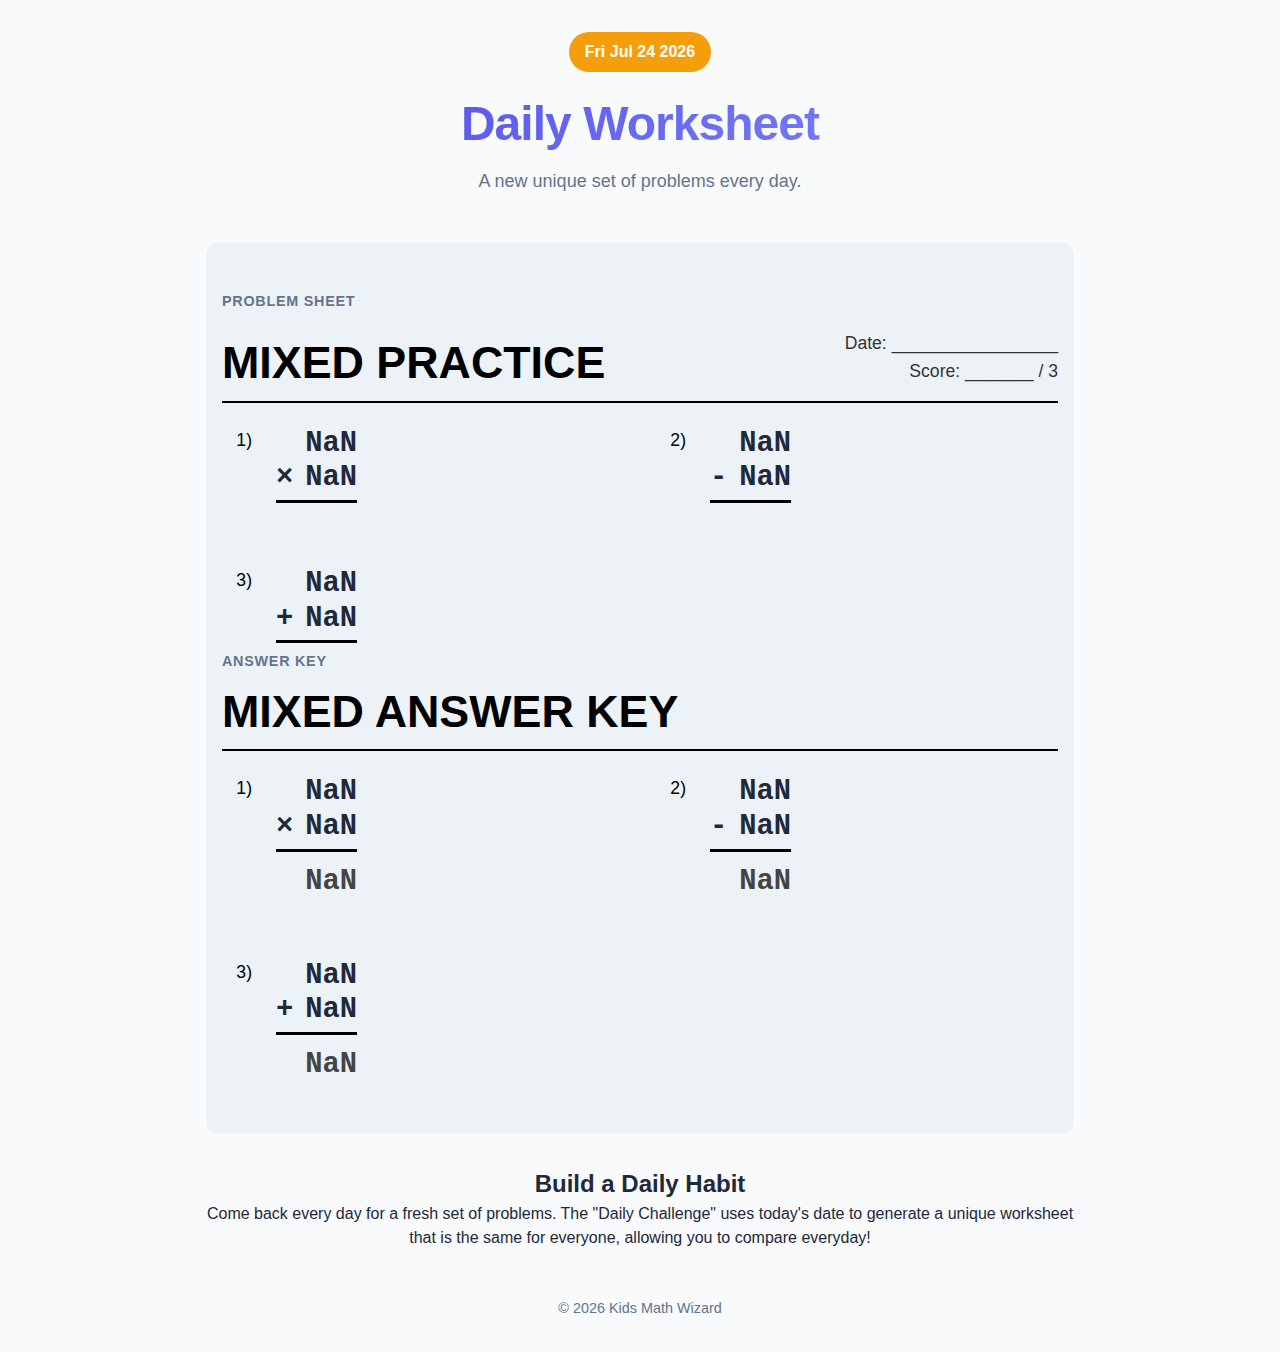
<file: daily.html>
<!DOCTYPE html>
<html lang="en">

<head>
    <meta charset="UTF-8">
    <script async src="https://pagead2.googlesyndication.com/pagead/js/adsbygoogle.js?client=ca-pub-6031196392278827"
        crossorigin="anonymous"></script>
    <meta name="viewport" content="width=device-width, initial-scale=1.0">
    <meta name="description"
        content="Daily math challenge. A new unique worksheet every day. Build a habit with our daily progressive difficulty math practice.">
    <title>Daily Math Challenge | Kids Math Wizard</title>
    <link rel="stylesheet" href="assets/styles.css">
    <style>
        .daily-badge {
            background: #F59E0B;
            color: white;
            padding: 0.5rem 1rem;
            border-radius: 20px;
            display: inline-block;
            margin-bottom: 1rem;
            font-weight: 700;
        }
    </style>
</head>

<body>

    <div class="container">
        <header>
            <div class="daily-badge" id="date-badge">Today's Challenge</div>
            <h1 class="brand-title">Daily Worksheet</h1>
            <p class="brand-subtitle">A new unique set of problems every day.</p>
        </header>

        <main>


            <!-- Auto-generated content, no config needed initially, but maybe allowed? 
                 "Daily page auto-loads today’s worksheet" 
                 "Progressive difficulty" -> implies logic based on date or just random diff?
                 "Date-based random seed"
            -->

            <section id="worksheet-preview">
                <div id="loading" style="text-align:center; padding: 2rem;">Generating Daily Challenge...</div>
            </section>



            <section class="seo-content" style="text-align: center;">
                <h2>Build a Daily Habit</h2>
                <p>Come back every day for a fresh set of problems. The "Daily Challenge" uses today's date to generate
                    a unique worksheet that is the same for everyone, allowing you to compare everyday!</p>
            </section>

        </main>

        <footer>
            <p style="text-align: center; color: var(--text-muted); margin-top: 3rem; font-size: 0.9rem;">
                &copy;
                <script>document.write(new Date().getFullYear())</script> Kids Math Wizard
            </p>
        </footer>
    </div>

    <script src="assets/vendor/jspdf.umd.min.js"></script>
    <script src="assets/pdf.js"></script>
    <script src="assets/app.js"></script>
    <script>
        // Daily Logic
        document.addEventListener('DOMContentLoaded', () => {
            const date = new Date();
            const dateStr = date.toDateString();
            document.getElementById('date-badge').innerText = dateStr;

            // Generate Seed from Date: YYYYMMDD
            const seed = date.getFullYear() * 10000 + (date.getMonth() + 1) * 100 + date.getDate();

            // Progressive Difficulty? 
            // Maybe base it on day of week? Or just random mix.
            // Let's do a Mixed set with 30 questions.

            const config = {
                type: 'mixed',
                count: 30,
                max: 20, // Keep it moderate
                includeAnswers: true
            };

            const engine = new WorksheetGenerator(seed);
            const data = engine.generate(config);

            // Wait a sec for effect
            setTimeout(() => {
                const renderer = new WorksheetRenderer('worksheet-preview');
                renderer.render(data);
            }, 500);
        });
    </script>
</body>

</html>
</file>
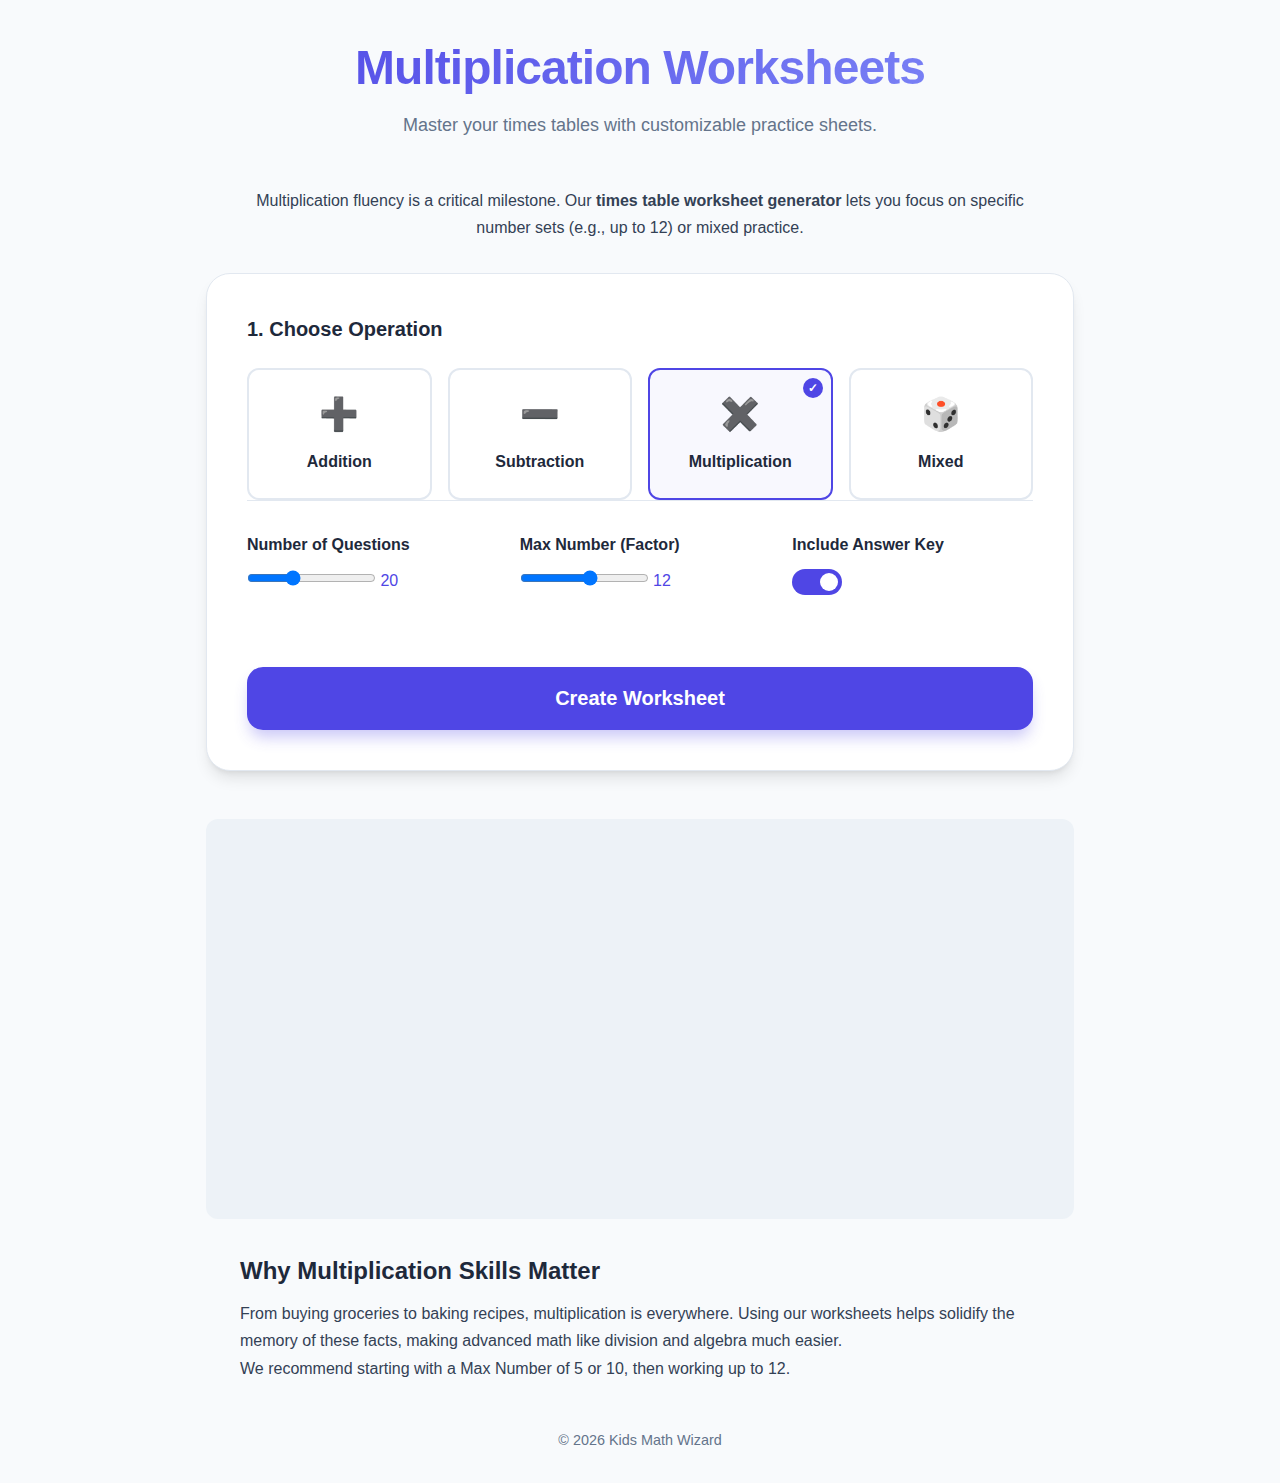
<file: multiplication.html>
<!DOCTYPE html>
<html lang="en">

<head>
    <meta charset="UTF-8">
    <script async src="https://pagead2.googlesyndication.com/pagead/js/adsbygoogle.js?client=ca-pub-6031196392278827"
        crossorigin="anonymous"></script>
    <meta name="viewport" content="width=device-width, initial-scale=1.0">
    <meta name="description"
        content="Printable multiplication tables and worksheets. Generate times tables practice sheets 1-12. Essential for 3rd grade math accuracy and speed.">
    <title>Multiplication Worksheets Generator | Times Tables Practice</title>
    <link rel="stylesheet" href="assets/styles.css">
    <style>
        .seo-content {
            max-width: 800px;
            margin: 2rem auto;
            color: #334155;
            line-height: 1.7;
        }

        .seo-content h2 {
            margin-top: 1.5rem;
            margin-bottom: 0.5rem;
            color: #1e293b;
        }
    </style>
</head>

<body>

    <div class="container">
        <header>
            <h1 class="brand-title">Multiplication Worksheets</h1>
            <p class="brand-subtitle">Master your times tables with customizable practice sheets.</p>
        </header>

        <main>


            <!-- SEO Intro -->
            <section class="seo-content" style="margin-bottom: 2rem; text-align: center;">
                <p>Multiplication fluency is a critical milestone. Our <strong>times table worksheet generator</strong>
                    lets you focus on specific number sets (e.g., up to 12) or mixed practice.</p>
            </section>

            <!-- Configuration Panel -->
            <section id="config-panel" class="config-panel">

                <h2 class="section-title">1. Choose Operation</h2>
                <div class="operations-grid">
                    <div class="op-card" data-value="addition" onclick="selectOperation('addition')">
                        <span class="op-icon">➕</span>
                        <div class="op-name">Addition</div>
                    </div>
                    <div class="op-card" data-value="subtraction" onclick="selectOperation('subtraction')">
                        <span class="op-icon">➖</span>
                        <div class="op-name">Subtraction</div>
                    </div>
                    <div class="op-card active" data-value="multiplication" onclick="selectOperation('multiplication')">
                        <span class="op-icon">✖️</span>
                        <div class="op-name">Multiplication</div>
                    </div>
                    <div class="op-card" data-value="mixed" onclick="selectOperation('mixed')">
                        <span class="op-icon">🎲</span>
                        <div class="op-name">Mixed</div>
                    </div>
                </div>

                <div class="settings-grid">
                    <!-- Question Count -->
                    <div class="setting-group">
                        <label class="setting-label">Number of Questions</label>
                        <div class="range-wrap">
                            <input type="range" id="q-count" min="5" max="50" step="5" value="20"
                                oninput="updateRangeVal('q-count-val', this.value)">
                            <span id="q-count-val" class="range-value">20</span>
                        </div>
                    </div>

                    <!-- Number Range (General) -->
                    <div class="setting-group" id="range-setting">
                        <label class="setting-label">Max Number (Factor)</label>
                        <div class="range-wrap">
                            <input type="range" id="num-max" min="2" max="20" step="1" value="12"
                                oninput="updateRangeVal('num-max-val', this.value)">
                            <span id="num-max-val" class="range-value">12</span>
                        </div>
                    </div>

                    <!-- Advanced Options -->
                    <div class="setting-group">
                        <label class="setting-label">Include Answer Key</label>
                        <label class="switch">
                            <input type="checkbox" id="include-answers" checked>
                            <span class="slider"></span>
                        </label>
                    </div>
                </div>

                <button class="btn-primary" onclick="generate()" style="margin-top: 2rem;">Create Worksheet</button>
            </section>

            <!-- Worksheet Preview -->
            <section id="worksheet-preview" class="hidden">
                <div id="worksheet-content"></div>
            </section>



            <!-- SEO Footer Content -->
            <section class="seo-content">
                <h2>Why Multiplication Skills Matter</h2>
                <p>From buying groceries to baking recipes, multiplication is everywhere. Using our worksheets helps
                    solidify the memory of these facts, making advanced math like division and algebra much easier.</p>
                <p>We recommend starting with a Max Number of 5 or 10, then working up to 12.</p>
            </section>

        </main>

        <footer>
            <p style="text-align: center; color: var(--text-muted); margin-top: 3rem; font-size: 0.9rem;">
                &copy;
                <script>document.write(new Date().getFullYear())</script> Kids Math Wizard
            </p>
        </footer>
    </div>

    <script src="assets/vendor/jspdf.umd.min.js"></script>
    <script src="assets/pdf.js"></script>
    <script src="assets/app.js"></script>
    <script>
        // UI Logic

        let currentConfig = {
            type: 'multiplication',
            count: 20,
            max: 12
        };

        function selectOperation(op) {
            document.querySelectorAll('.op-card').forEach(el => el.classList.remove('active'));
            document.querySelector(`.op-card[data-value="${op}"]`).classList.add('active');

            currentConfig.type = op;

            if (op === 'multiplication') {
                // Adjust max if needed or Keep
            }
        }

        function updateRangeVal(id, val) {
            document.getElementById(id).innerText = val;
        }

        function generate() {
            currentConfig.count = parseInt(document.getElementById('q-count').value);
            currentConfig.max = parseInt(document.getElementById('num-max').value);
            currentConfig.includeAnswers = document.getElementById('include-answers').checked;

            const engine = new WorksheetGenerator();
            const data = engine.generate(currentConfig);

            const renderer = new WorksheetRenderer('worksheet-preview');
            renderer.render(data);
        }
    </script>
</body>

</html>
</file>
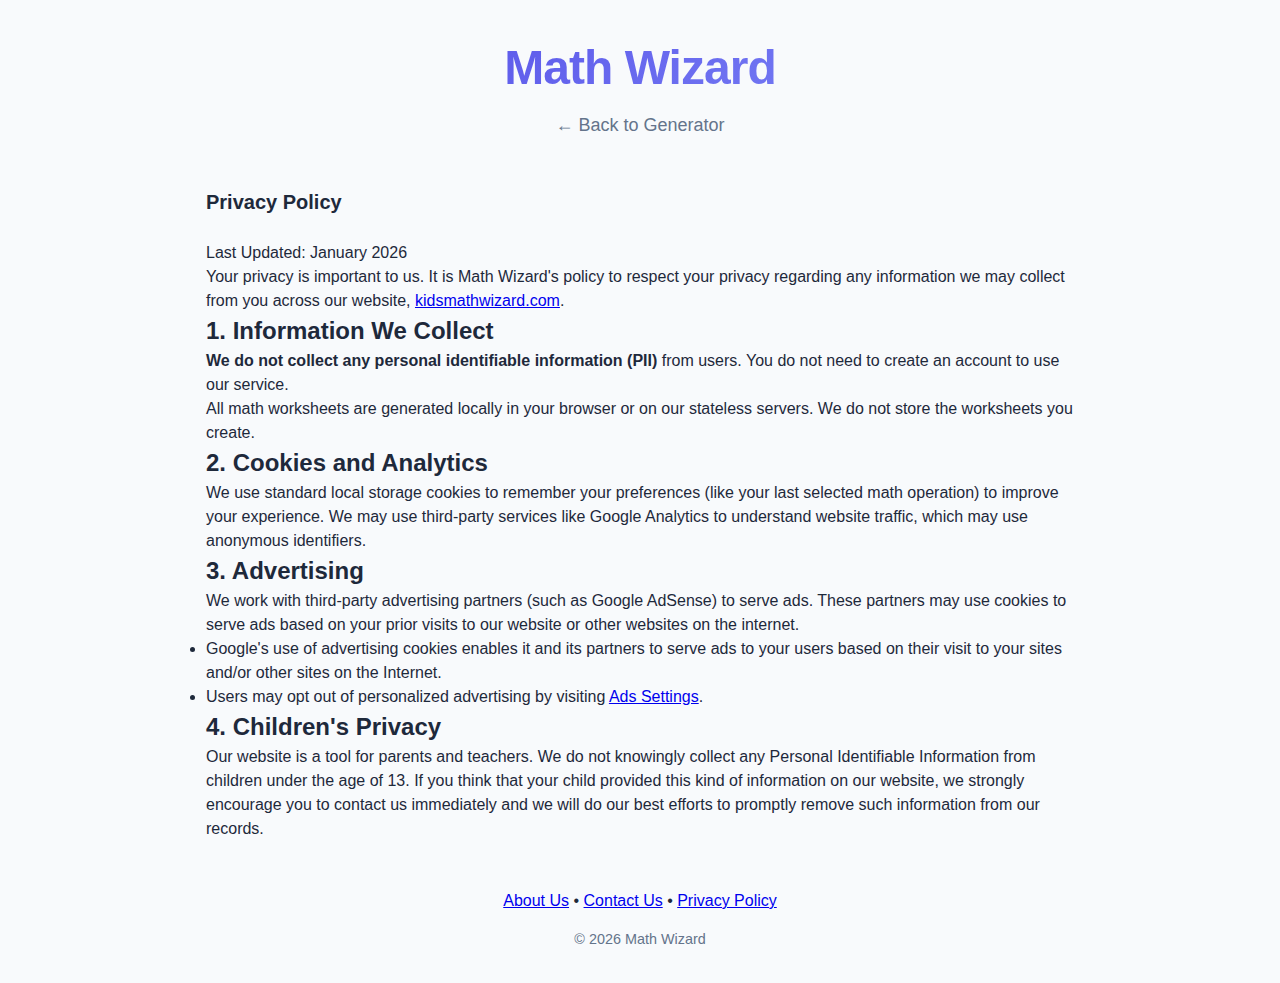
<file: privacy.html>
<!DOCTYPE html>
<html lang="en">

<head>
    <meta charset="UTF-8">
    <meta name="viewport" content="width=device-width, initial-scale=1.0">
    <title>Privacy Policy - Math Wizard</title>
    <meta name="description" content="Privacy Policy for Math Wizard. We prioritize user privacy and safety.">
    <link rel="stylesheet" href="assets/styles.css">
    <link rel="preconnect" href="https://fonts.googleapis.com">
    <link rel="preconnect" href="https://fonts.gstatic.com" crossorigin>
    <link href="https://fonts.googleapis.com/css2?family=Outfit:wght@400;500;600;700;800&display=swap" rel="stylesheet">
    <link rel="canonical" href="https://kidsmathwizard.com/privacy.html">
</head>

<body>
    <div class="container">
        <header>
            <div class="brand-title">Math Wizard</div>
            <p class="brand-subtitle"><a href="index.html" style="color: inherit; text-decoration: none;">&larr; Back to
                    Generator</a></p>
        </header>

        <main class="page-content">
            <h1 class="section-title">Privacy Policy</h1>
            <p>Last Updated: January 2026</p>
            <p>Your privacy is important to us. It is Math Wizard's policy to respect your privacy regarding any
                information we may collect from you across our website, <a
                    href="https://kidsmathwizard.com">kidsmathwizard.com</a>.</p>

            <h2>1. Information We Collect</h2>
            <p><strong>We do not collect any personal identifiable information (PII)</strong> from users. You do not
                need to create an account to use our service.</p>
            <p>All math worksheets are generated locally in your browser or on our stateless servers. We do not store
                the worksheets you create.</p>

            <h2>2. Cookies and Analytics</h2>
            <p>We use standard local storage cookies to remember your preferences (like your last selected math
                operation) to improve your experience. We may use third-party services like Google Analytics to
                understand website traffic, which may use anonymous identifiers.</p>

            <h2>3. Advertising</h2>
            <p>We work with third-party advertising partners (such as Google AdSense) to serve ads. These partners may
                use cookies to serve ads based on your prior visits to our website or other websites on the internet.
            </p>
            <ul>
                <li>Google's use of advertising cookies enables it and its partners to serve ads to your users based on
                    their visit to your sites and/or other sites on the Internet.</li>
                <li>Users may opt out of personalized advertising by visiting <a
                        href="https://www.google.com/settings/ads" target="_blank" rel="noopener">Ads Settings</a>.</li>
            </ul>

            <h2>4. Children's Privacy</h2>
            <p>Our website is a tool for parents and teachers. We do not knowingly collect any Personal Identifiable
                Information from children under the age of 13. If you think that your child provided this kind of
                information on our website, we strongly encourage you to contact us immediately and we will do our best
                efforts to promptly remove such information from our records.</p>
        </main>

        <footer>
            <div class="footer-links" style="margin-top: 3rem; text-align: center;">
                <a href="about.html">About Us</a> •
                <a href="contact.html">Contact Us</a> •
                <a href="privacy.html">Privacy Policy</a>
            </div>
            <p style="text-align: center; color: var(--text-muted); margin-top: 1rem; font-size: 0.9rem;">
                &copy;
                <script>document.write(new Date().getFullYear())</script> Math Wizard
            </p>
        </footer>
    </div>
</body>

</html>
</file>
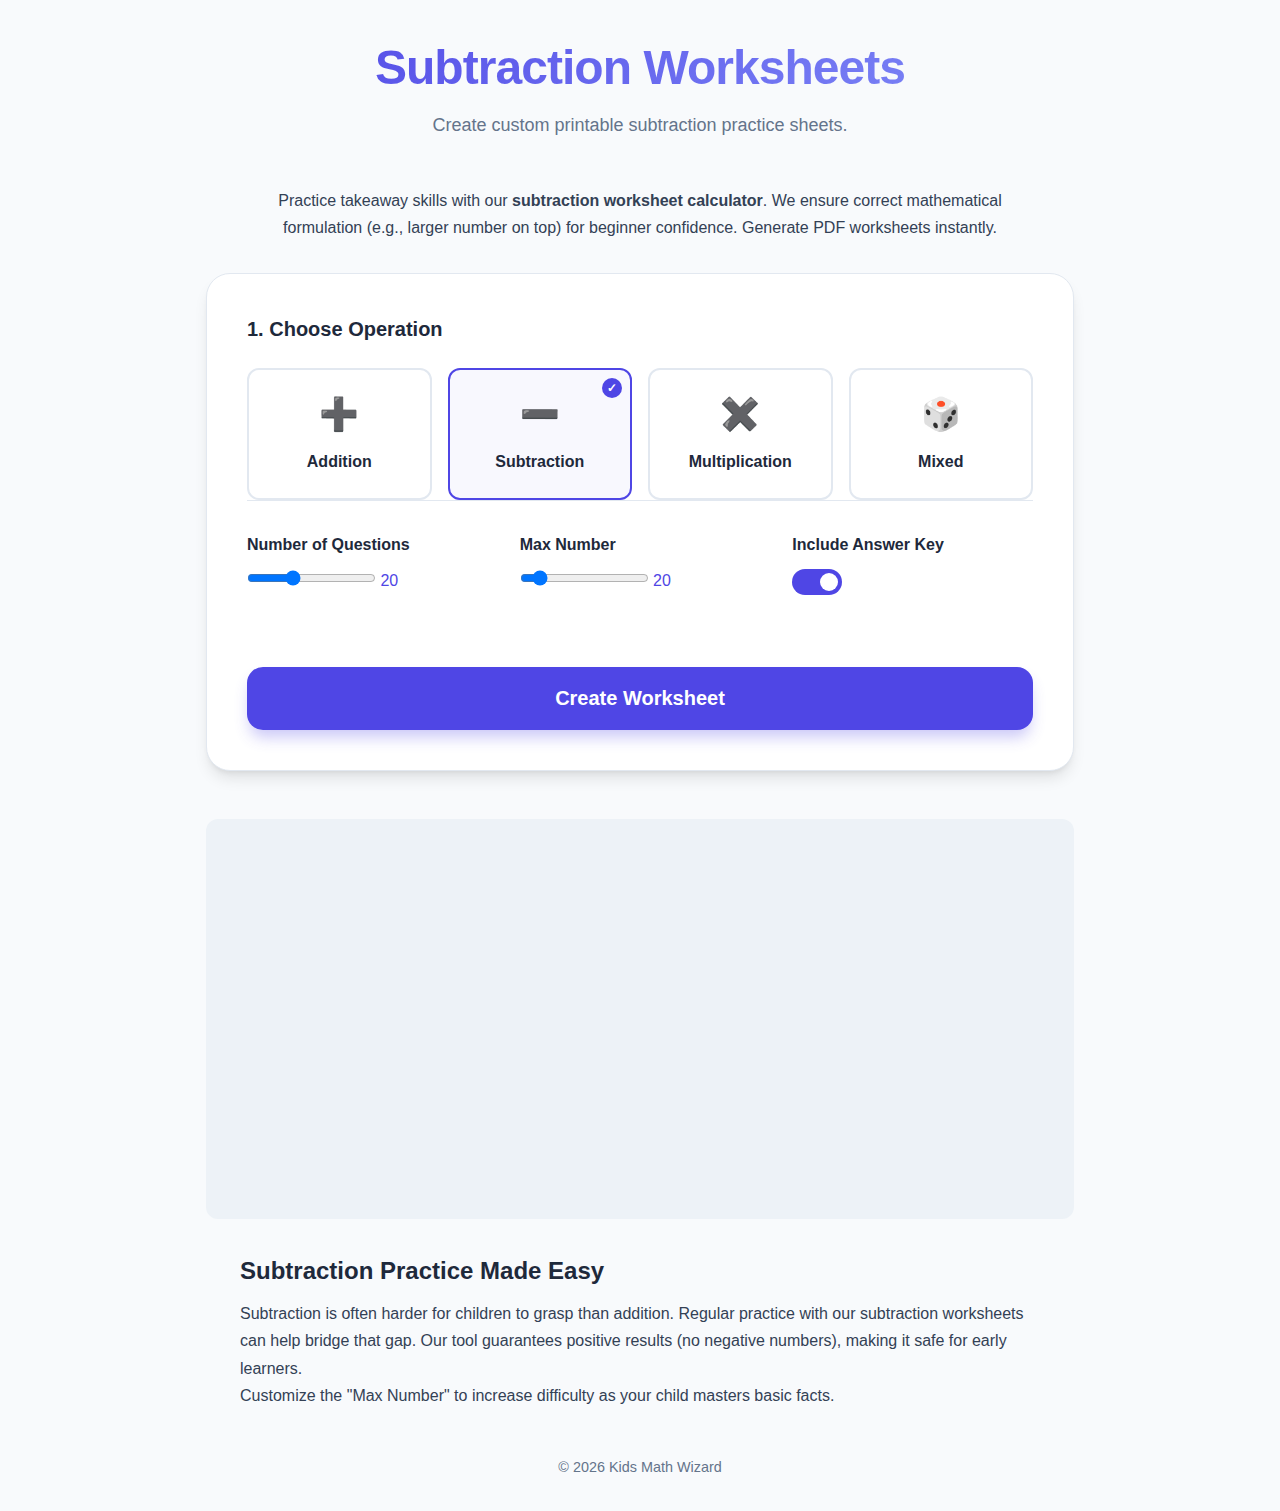
<file: subtraction.html>
<!DOCTYPE html>
<html lang="en">

<head>
    <meta charset="UTF-8">
    <script async src="https://pagead2.googlesyndication.com/pagead/js/adsbygoogle.js?client=ca-pub-6031196392278827"
        crossorigin="anonymous"></script>
    <meta name="viewport" content="width=device-width, initial-scale=1.0">
    <meta name="description"
        content="Free printable subtraction worksheets. Customizable subtraction problems with no negative answers options. Perfect for 1st and 2nd grade math practice.">
    <title>Free Subtraction Worksheets Generator | Kids Math Wizard</title>
    <link rel="stylesheet" href="assets/styles.css">
    <style>
        .seo-content {
            max-width: 800px;
            margin: 2rem auto;
            color: #334155;
            line-height: 1.7;
        }

        .seo-content h2 {
            margin-top: 1.5rem;
            margin-bottom: 0.5rem;
            color: #1e293b;
        }
    </style>
</head>

<body>

    <div class="container">
        <header>
            <h1 class="brand-title">Subtraction Worksheets</h1>
            <p class="brand-subtitle">Create custom printable subtraction practice sheets.</p>
        </header>

        <main>


            <!-- SEO Intro -->
            <section class="seo-content" style="margin-bottom: 2rem; text-align: center;">
                <p>Practice takeaway skills with our <strong>subtraction worksheet calculator</strong>. We ensure
                    correct mathematical formulation (e.g., larger number on top) for beginner confidence. Generate PDF
                    worksheets instantly.</p>
            </section>

            <!-- Configuration Panel -->
            <section id="config-panel" class="config-panel">

                <h2 class="section-title">1. Choose Operation</h2>
                <div class="operations-grid">
                    <div class="op-card" data-value="addition" onclick="selectOperation('addition')">
                        <span class="op-icon">➕</span>
                        <div class="op-name">Addition</div>
                    </div>
                    <div class="op-card active" data-value="subtraction" onclick="selectOperation('subtraction')">
                        <span class="op-icon">➖</span>
                        <div class="op-name">Subtraction</div>
                    </div>
                    <div class="op-card" data-value="multiplication" onclick="selectOperation('multiplication')">
                        <span class="op-icon">✖️</span>
                        <div class="op-name">Multiplication</div>
                    </div>
                    <div class="op-card" data-value="mixed" onclick="selectOperation('mixed')">
                        <span class="op-icon">🎲</span>
                        <div class="op-name">Mixed</div>
                    </div>
                </div>

                <div class="settings-grid">
                    <!-- Question Count -->
                    <div class="setting-group">
                        <label class="setting-label">Number of Questions</label>
                        <div class="range-wrap">
                            <input type="range" id="q-count" min="5" max="50" step="5" value="20"
                                oninput="updateRangeVal('q-count-val', this.value)">
                            <span id="q-count-val" class="range-value">20</span>
                        </div>
                    </div>

                    <!-- Number Range (General) -->
                    <div class="setting-group" id="range-setting">
                        <label class="setting-label">Max Number</label>
                        <div class="range-wrap">
                            <input type="range" id="num-max" min="10" max="100" step="5" value="20"
                                oninput="updateRangeVal('num-max-val', this.value)">
                            <span id="num-max-val" class="range-value">20</span>
                        </div>
                    </div>

                    <!-- Advanced Options -->
                    <div class="setting-group">
                        <label class="setting-label">Include Answer Key</label>
                        <label class="switch">
                            <input type="checkbox" id="include-answers" checked>
                            <span class="slider"></span>
                        </label>
                    </div>
                </div>

                <button class="btn-primary" onclick="generate()" style="margin-top: 2rem;">Create Worksheet</button>
            </section>

            <!-- Worksheet Preview -->
            <section id="worksheet-preview" class="hidden">
                <div id="worksheet-content"></div>
            </section>



            <!-- SEO Footer Content -->
            <section class="seo-content">
                <h2>Subtraction Practice Made Easy</h2>
                <p>Subtraction is often harder for children to grasp than addition. Regular practice with our
                    subtraction worksheets can help bridge that gap. Our tool guarantees positive results (no negative
                    numbers), making it safe for early learners.</p>
                <p>Customize the "Max Number" to increase difficulty as your child masters basic facts.</p>
            </section>

        </main>

        <footer>
            <p style="text-align: center; color: var(--text-muted); margin-top: 3rem; font-size: 0.9rem;">
                &copy;
                <script>document.write(new Date().getFullYear())</script> Kids Math Wizard
            </p>
        </footer>
    </div>

    <script src="assets/vendor/jspdf.umd.min.js"></script>
    <script src="assets/pdf.js"></script>
    <script src="assets/app.js"></script>
    <script>
        // UI Logic

        let currentConfig = {
            type: 'subtraction',
            count: 20,
            max: 20
        };

        function selectOperation(op) {
            document.querySelectorAll('.op-card').forEach(el => el.classList.remove('active'));
            document.querySelector(`.op-card[data-value="${op}"]`).classList.add('active');

            currentConfig.type = op;

            if (op === 'multiplication') {
                document.getElementById('num-max').value = 12;
                document.getElementById('num-max-val').innerText = 12;
            }
        }

        function updateRangeVal(id, val) {
            document.getElementById(id).innerText = val;
        }

        function generate() {
            currentConfig.count = parseInt(document.getElementById('q-count').value);
            currentConfig.max = parseInt(document.getElementById('num-max').value);
            currentConfig.includeAnswers = document.getElementById('include-answers').checked;

            const engine = new WorksheetGenerator();
            const data = engine.generate(currentConfig);

            const renderer = new WorksheetRenderer('worksheet-preview');
            renderer.render(data);
        }
    </script>
</body>

</html>
</file>
<file: assets/styles.css>
/* --- Global Design System --- */
:root {
    --primary: #4f46e5;
    --primary-hover: #4338ca;
    --accent: #f59e0b;
    --background: #f8fafc;
    --surface: #ffffff;
    --text-main: #1e293b;
    --text-muted: #64748b;
    --border: #e2e8f0;
    --radius-sm: 8px;
    --radius-md: 12px;
    --radius-lg: 16px;
    --radius-xl: 24px;
    --shadow-sm: 0 1px 2px 0 rgb(0 0 0 / 0.05);
    --shadow-md: 0 4px 6px -1px rgb(0 0 0 / 0.1), 0 2px 4px -2px rgb(0 0 0 / 0.1);
    --shadow-lg: 0 10px 15px -3px rgb(0 0 0 / 0.1), 0 4px 6px -4px rgb(0 0 0 / 0.1);
}

* {
    box-sizing: border-box;
    margin: 0;
    padding: 0;
}

body {
    font-family: 'Outfit', -apple-system, BlinkMacSystemFont, "Segoe UI", Roboto, sans-serif;
    background-color: var(--background);
    color: var(--text-main);
    line-height: 1.5;
    -webkit-font-smoothing: antialiased;
}

.container {
    max-width: 900px;
    margin: 0 auto;
    padding: 2rem 1rem;
}

/* --- Header & Branding --- */
header {
    text-align: center;
    margin-bottom: 3rem;
}

.brand-title {
    font-size: 3rem;
    font-weight: 800;
    background: linear-gradient(135deg, var(--primary), #818cf8);
    -webkit-background-clip: text;
    background-clip: text;
    -webkit-text-fill-color: transparent;
    letter-spacing: -0.02em;
    margin-bottom: 0.5rem;
}

.brand-subtitle {
    color: var(--text-muted);
    font-size: 1.125rem;
    font-weight: 500;
}

/* --- Configuration Panel --- */
.config-panel {
    background: var(--surface);
    padding: 2.5rem;
    border-radius: var(--radius-xl);
    box-shadow: var(--shadow-lg);
    border: 1px solid var(--border);
    margin-bottom: 3rem;
}

.config-section {
    margin-bottom: 2.5rem;
}

.section-title {
    font-size: 1.25rem;
    font-weight: 700;
    margin-bottom: 1.5rem;
    display: flex;
    align-items: center;
    gap: 0.75rem;
    color: var(--text-main);
}

.section-title span {
    font-size: 1.5rem;
}

/* Grid Layouts for options */
.operations-grid,
.digits-grid,
.layout-grid {
    display: grid;
    gap: 1rem;
}

.operations-grid {
    grid-template-columns: repeat(auto-fit, minmax(140px, 1fr));
}

.digits-grid {
    grid-template-columns: repeat(6, 1fr);
}

@media (max-width: 600px) {
    .digits-grid {
        grid-template-columns: repeat(3, 1fr);
        gap: 0.75rem;
    }

    .diff-card {
        padding: 0.75rem 0.5rem;
        display: flex;
        flex-direction: column;
        justify-content: center;
        aspect-ratio: 1;
        /* Make them square-ish */
    }

    .diff-title {
        font-size: 0.8rem;
        margin-bottom: 0;
        line-height: 1.1;
        display: flex;
        flex-direction: column;
        align-items: center;
        gap: 0;
    }

    .d-num {
        font-size: 1.75rem;
        font-weight: 800;
        color: var(--primary);
        line-height: 1;
        margin-bottom: 0.1rem;
    }

    .diff-example {
        display: none;
        /* Hide example on mobile for cleaner look */
    }
}

.layout-grid {
    grid-template-columns: repeat(2, 1fr);
    gap: 1rem;
}

/* Option Cards */
.op-card,
.diff-card,
.layout-card {
    background: var(--surface);
    border: 2px solid var(--border);
    border-radius: var(--radius-md);
    padding: 1.25rem;
    cursor: pointer;
    transition: all 0.2s cubic-bezier(0.4, 0, 0.2, 1);
    position: relative;
    overflow: hidden;
    text-align: center;
}

.op-card:hover,
.diff-card:hover,
.layout-card:hover {
    border-color: var(--primary);
    transform: translateY(-2px);
    box-shadow: var(--shadow-md);
}

.op-card.active,
.diff-card.active,
.layout-card.active {
    border-color: var(--primary);
    background: rgba(79, 70, 229, 0.04);
}

.op-card.active::after,
.diff-card.active::after,
.layout-card.active::after {
    content: "✓";
    position: absolute;
    top: 0.5rem;
    right: 0.5rem;
    background: var(--primary);
    color: white;
    width: 20px;
    height: 20px;
    border-radius: 50%;
    font-size: 12px;
    display: flex;
    align-items: center;
    justify-content: center;
    font-weight: bold;
}

/* Operation Specifics */
.op-icon {
    font-size: 2rem;
    margin-bottom: 0.75rem;
    display: block;
}

.op-name {
    font-weight: 700;
    font-size: 1rem;
    margin-bottom: 0.25rem;
}

.op-example,
.diff-example {
    font-size: 0.85rem;
    color: var(--text-muted);
}

/* Difficulty Specifics */
.diff-title {
    font-weight: 700;
    margin-bottom: 0.5rem;
}

/* Layout Specifics & Mini Previews */
.mini-preview {
    min-height: 90px;
    background: #f8fafc;
    border-radius: var(--radius-sm);
    margin-bottom: 0.5rem;
    display: flex;
    align-items: center;
    justify-content: center;
    gap: 0.5rem;
    padding: 0.75rem 0.5rem;
    font-family: 'Courier New', Courier, monospace;
    font-weight: 700;
    font-size: 0.7rem;
    color: #475569;
    border: 1px solid #e2e8f0;
}

.p-num {
    font-size: 0.65rem;
    opacity: 0.6;
}

.mini-preview.vertical {
    flex-direction: row;
    gap: 0.5rem;
}

.p-math {
    display: flex;
    flex-direction: column;
    align-items: flex-end;
}

.p-math span {
    line-height: 1.3;
    font-size: 0.7rem;
}

.p-line {
    width: 25px;
    height: 1.5px;
    background: #475569;
    margin-top: 1px;
}

.mini-preview.horizontal {
    white-space: normal;
    word-wrap: break-word;
    text-align: center;
    padding: 0.75rem;
    line-height: 1.4;
}

.layout-name {
    font-weight: 700;
    font-size: 0.85rem;
    color: var(--text-main);
}

.settings-grid {
    display: grid;
    grid-template-columns: repeat(3, 1fr);
    gap: 2rem;
    margin-bottom: 2.5rem;
    padding-top: 2rem;
    border-top: 1px solid var(--border);
}

@media (max-width: 768px) {
    .settings-grid {
        grid-template-columns: 1fr;
        gap: 1.5rem;
    }

    .setting-group {
        align-items: center;
    }

    .setting-label {
        width: 100%;
        justify-content: space-between;
    }

    .config-panel {
        padding: 1.5rem;
    }

    .brand-title {
        font-size: 2rem;
    }
}

.setting-group {
    display: flex;
    flex-direction: column;
    gap: 0.75rem;
    align-items: stretch;
}

.setting-group:last-child {
    justify-content: center;
}

.setting-label {
    font-weight: 600;
    color: var(--text-main);
    display: flex;
    justify-content: space-between;
}

.range-value {
    color: var(--primary);
}

.stepper-control {
    display: flex;
    align-items: center;
    gap: 0;
    border: 2px solid var(--border);
    border-radius: var(--radius-md);
    overflow: hidden;
    background: white;
    width: fit-content;
}

.stepper-btn {
    background: white;
    border: none;
    padding: 0.75rem 1.25rem;
    font-size: 1.5rem;
    font-weight: 600;
    color: var(--text-main);
    cursor: pointer;
    transition: all 0.2s;
    line-height: 1;
    min-width: 48px;
    display: flex;
    align-items: center;
    justify-content: center;
}

.stepper-btn:hover {
    background: #f8fafc;
    color: var(--primary);
}

.stepper-btn:active {
    background: #e2e8f0;
}

.stepper-value {
    border: none;
    border-left: 2px solid var(--border);
    border-right: 2px solid var(--border);
    padding: 0.75rem 1.5rem;
    font-size: 1.1rem;
    font-weight: 600;
    text-align: center;
    min-width: 60px;
    background: white;
    color: var(--text-main);
    -moz-appearance: textfield;
    appearance: textfield;
}

.stepper-value::-webkit-outer-spin-button,
.stepper-value::-webkit-inner-spin-button {
    -webkit-appearance: none;
    margin: 0;
}

.stepper-value:focus {
    outline: none;
}

.example-preview {
    background: #f1f5f9;
    padding: 0.75rem;
    border-radius: var(--radius-sm);
    font-size: 0.9rem;
    margin-top: 0.5rem;
    color: var(--text-muted);
    font-style: italic;
    text-align: center;
}

/* Switch Toggle */
.switch {
    width: 50px;
    height: 26px;
    position: relative;
    display: inline-block;
}

.switch input {
    opacity: 0;
    width: 0;
    height: 0;
}

.slider {
    position: absolute;
    cursor: pointer;
    top: 0;
    left: 0;
    right: 0;
    bottom: 0;
    background-color: #cbd5e1;
    transition: 0.4s;
    border-radius: 34px;
}

.slider:before {
    position: absolute;
    content: "";
    height: 18px;
    width: 18px;
    left: 4px;
    bottom: 4px;
    background-color: white;
    transition: 0.4s;
    border-radius: 50%;
}

input:checked+.slider {
    background-color: var(--primary);
}

input:checked+.slider:before {
    transform: translateX(24px);
}

/* Buttons */
.btn-primary {
    width: 100%;
    padding: 1.25rem;
    background: var(--primary);
    color: white;
    border: none;
    border-radius: var(--radius-lg);
    font-size: 1.25rem;
    font-weight: 800;
    cursor: pointer;
    transition: all 0.2s cubic-bezier(0.4, 0, 0.2, 1);
    box-shadow: 0 10px 15px -3px rgba(79, 70, 229, 0.3);
}

.btn-primary:hover {
    background: var(--primary-hover);
    transform: translateY(-2px);
    box-shadow: 0 15px 20px -3px rgba(79, 70, 229, 0.4);
}

.generating {
    cursor: wait;
    opacity: 0.8;
}

/* --- Preview Section --- */
.preview-header {
    display: flex;
    justify-content: space-between;
    align-items: center;
    margin-bottom: 2rem;
    flex-wrap: wrap;
    gap: 1rem;
}

.preview-actions {
    display: flex;
    gap: 0.75rem;
}

.btn-action {
    padding: 0.6rem 1.2rem;
    border-radius: var(--radius-md);
    border: none;
    font-weight: 700;
    cursor: pointer;
    transition: all 0.2s;
    display: flex;
    align-items: center;
    gap: 0.5rem;
}

.btn-action.shuffle {
    background: #f1f5f9;
    color: #475569;
}

.btn-action.download {
    background: var(--accent);
    color: white;
}

.btn-action.print {
    background: #1e293b;
    color: white;
}

.btn-action:hover {
    transform: translateY(-2px);
    filter: brightness(1.1);
}

#worksheet-preview {
    background: #edf2f7;
    /* Background page to make the paper pop */
    padding: 3rem 1rem;
    min-height: 400px;
    margin: 2rem auto;
    border-radius: var(--radius-md);
    display: flex;
    flex-direction: column;
    align-items: center;
}

.worksheet-container {
    background: white;
    padding: 2.5rem;
    /* Reduced slightly to account for frame */
    width: 210mm;
    min-height: 297mm;
    box-shadow: 0 10px 25px rgba(0, 0, 0, 0.1);
    border: 1px solid #e2e8f0;
    margin-bottom: 3rem;
    position: relative;
    display: flex;
    flex-direction: column;
}

/* Inner Frame from Reference */
.worksheet-container::before {
    content: '';
    position: absolute;
    top: 10mm;
    left: 10mm;
    right: 10mm;
    bottom: 10mm;
    border: 4px solid #000;
    pointer-events: none;
    z-index: 10;
}

.worksheet-inner-content {
    padding: 10mm;
    flex: 1;
    z-index: 5;
}

/* Response Scaling for Preview */
@media (max-width: 900px) {
    #worksheet-preview {
        padding: 1rem;
        min-height: auto;
        overflow-x: hidden;
        /* Hide scrollbars if scale is perfect */
    }

    .worksheet-container {
        transform-origin: top center;
        /* Center the paper */
        transform: scale(0.6);
        margin-bottom: -120mm;
        margin-left: auto;
        margin-right: auto;
    }
}

@media (max-width: 600px) {
    .worksheet-container {
        transform: scale(0.45);
        /* Slightly bigger for readability */
        margin-bottom: -160mm;
    }
}

/* Rendered Worksheet Styles */
.worksheet-header {
    display: flex;
    justify-content: space-between;
    align-items: flex-end;
    margin-bottom: 1.5rem;
    padding-bottom: 1rem;
    border-bottom: 2px solid #000;
}

.worksheet-title {
    font-size: 2.8rem;
    font-weight: 800;
    text-transform: uppercase;
    color: black;
    margin: 0;
    line-height: 1;
}

.worksheet-meta {
    text-align: right;
    font-size: 1.1rem;
    font-weight: 500;
    color: #333;
    line-height: 1.6;
}

.worksheet-meta div {
    white-space: nowrap;
}

.worksheet-grid {
    display: grid;
    grid-template-columns: repeat(2, 1fr);
    gap: 3.5rem 2rem;
    width: 100%;
}

.worksheet-grid.horizontal-layout {
    grid-template-columns: repeat(3, 1fr);
    gap: 3rem 1rem;
}

.problem {
    font-family: 'Courier New', Courier, monospace;
    font-weight: 700;
    display: flex;
    align-items: flex-start;
    gap: 1.5rem;
}

.problem-number {
    font-family: 'Outfit', sans-serif;
    font-size: 1.1rem;
    font-weight: 400;
    color: #000;
    width: 30px;
    text-align: right;
}

.problem-inner {
    display: flex;
    flex-direction: column;
    align-items: flex-end;
    min-width: 80px;
}

.problem-row {
    font-size: 1.8rem;
    display: flex;
    justify-content: flex-end;
    width: 100%;
    line-height: 1.2;
}

.operator {
    margin-right: 0.75rem;
}

.line {
    width: 100%;
    height: 3px;
    background: #000;
    margin-top: 0.25rem;
    margin-bottom: 0.5rem;
}

.answer-value {
    font-size: 1.8rem;
    color: #444;
}

/* Utilities */
.hidden {
    display: none;
}


/* Placeholder for custom print overrides */



/* Info Cards */
.info-section {
    padding: 4rem 0;
}

.features-grid {
    display: grid;
    grid-template-columns: repeat(auto-fit, minmax(200px, 1fr));
    gap: 1.5rem;
    margin-bottom: 4rem;
}

.feature-card {
    background: white;
    padding: 1.5rem;
    border-radius: var(--radius-lg);
    border: 1px solid #e2e8f0;
}

.feature-card h3 {
    margin-bottom: 0.75rem;
    color: var(--primary);
}

.how-to-use,
.seo-text {
    background: white;
    padding: 2.5rem;
    border-radius: var(--radius-xl);
    border: 1px solid #e2e8f0;
    margin-bottom: 2.5rem;
}

@media (max-width: 640px) {
    .brand-title {
        font-size: 2.25rem;
    }

    .config-panel {
        padding: 1.5rem;
    }

    .layout-grid {
        grid-template-columns: 1fr;
    }

    .preview-header {
        flex-direction: column;
        align-items: flex-start;
    }
}

@media print {

    .no-print,
    header,
    .config-panel,
    footer,
    .ad-slot,
    .preview-header,
    .info-section,
    .preview-actions {
        display: none !important;
    }

    body {
        background: white;
        margin: 0;
        padding: 0;
    }

    .container {
        max-width: none;
        width: 100%;
        margin: 0;
        padding: 0;
    }

    #worksheet-preview {
        background: none;
        padding: 0;
        margin: 0;
        display: block !important;
    }

    .worksheet-container {
        box-shadow: none;
        border: none;
        padding: 0;
        margin: 0 !important;
        width: 100%;
        page-break-after: always;
        transform: none !important;
        /* Ensure it's not scaled */
    }

    .answer-key-section {
        display: none;
        /* Already handled by page-break or PDF logic */
    }
}

/* Mockup Preview */
.pdf-preview-mockup {
    margin-top: 2rem;
    text-align: center;
    background: #f8fafc;
    padding: 1.5rem;
    border-radius: var(--radius-lg);
    border: 1px dashed var(--border);
}

.preview-label {
    font-size: 0.9rem;
    color: var(--text-muted);
    font-weight: 600;
    margin-bottom: 1rem;
    text-transform: uppercase;
    letter-spacing: 0.05em;
}

.mockup-img {
    max-width: 100%;
    width: 250px;
    height: auto;
    box-shadow: 0 10px 25px rgba(0, 0, 0, 0.1);
    border-radius: 4px;
    border: 1px solid #e2e8f0;
    transition: transform 0.3s ease;
}

.mockup-img:hover {
    transform: scale(1.05);
}

/* Mode Tabs */
.mode-tabs {
    position: relative;
    display: flex;
    gap: 0;
    margin-bottom: 2rem;
    background: transparent;
    padding: 0;
    border: none;
    border-bottom: 2px solid #e2e8f0;
    border-radius: 0;
}

.mode-tab {
    flex: 1;
    text-align: center;
    padding: 1rem;
    cursor: pointer;
    font-weight: 700;
    font-size: 1.1rem;
    color: #94a3b8;
    transition: color 0.3s ease;
    border: none;
    background: transparent;
    display: flex;
    align-items: center;
    justify-content: center;
    gap: 0.5rem;
    position: relative;
    z-index: 1;
}

.mode-tab:hover {
    color: var(--primary);
    background: rgba(241, 245, 249, 0.5);
}

/* Active State */
.mode-tab.active {
    color: var(--primary);
    background: transparent;
}

/* Sliding Indicator */
.tab-indicator {
    position: absolute;
    bottom: -2px;
    left: 0;
    width: 50%;
    /* 2 items */
    height: 3px;
    background-color: var(--primary);
    transform: translateX(0);
    /* Default pos */
    transition: transform 0.35s cubic-bezier(0.4, 0.0, 0.2, 1);
    z-index: 2;
    border-radius: 3px 3px 0 0;
    box-shadow: 0 -2px 10px rgba(79, 70, 229, 0.3);
    /* Glow effect */
}

/* Animations */
@keyframes contentFadeIn {
    from {
        opacity: 0;
        transform: translateY(5px);
    }

    to {
        opacity: 1;
        transform: translateY(0);
    }
}

.animate-content {
    animation: contentFadeIn 0.3s ease-out forwards;
}

/* Image Preview Modal */
.image-modal {
    display: none;
    position: fixed;
    z-index: 2000;
    left: 0;
    top: 0;
    width: 100%;
    height: 100%;
    background-color: rgba(15, 23, 42, 0.9);
    justify-content: center;
    align-items: center;
    backdrop-filter: blur(4px);
    opacity: 0;
    transition: opacity 0.3s ease;
}

.image-modal.active {
    display: flex;
    opacity: 1;
}

.modal-content {
    max-width: 90%;
    max-height: 90vh;
    border-radius: var(--radius-lg);
    box-shadow: 0 25px 50px -12px rgba(0, 0, 0, 0.5);
    transform: scale(0.9);
    transition: transform 0.3s cubic-bezier(0.175, 0.885, 0.32, 1.275);
}

.image-modal.active .modal-content {
    transform: scale(1);
}

.close-modal {
    position: absolute;
    top: 20px;
    right: 35px;
    color: #f1f5f9;
    font-size: 40px;
    font-weight: bold;
    cursor: pointer;
    transition: color 0.2s;
    line-height: 1;
}

.close-modal:hover {
    color: var(--primary);
}

/* Emergency Repair: Modal Styles */
.image-modal {
    display: none;
    position: fixed;
    z-index: 9999;
    top: 0;
    left: 0;
    right: 0;
    bottom: 0;
    width: 100%;
    height: 100%;
    background-color: rgba(15, 23, 42, 0.95);
    justify-content: center;
    align-items: center;
    backdrop-filter: blur(5px);
    opacity: 0;
    transition: opacity 0.3s ease;
}

.image-modal.active {
    display: flex !important;
    opacity: 1 !important;
}

.modal-content {
    max-width: 95%;
    max-height: 95vh;
    border-radius: 8px;
    box-shadow: 0 0 50px rgba(0, 0, 0, 0.5);
    transform: scale(0.95);
    transition: transform 0.3s ease;
}

.image-modal.active .modal-content {
    transform: scale(1);
}

.close-modal {
    position: absolute;
    top: 20px;
    right: 30px;
    color: white;
    font-size: 40px;
    cursor: pointer;
    z-index: 10000;
}


/* Tables Selection Grid */
.tables-grid {
    display: grid;
    grid-template-columns: repeat(5, 1fr);
    gap: 0.75rem;
    margin-bottom: 2rem;
}

.table-btn {
    padding: 0.75rem;
    border: 1px solid #cbd5e1;
    border-radius: var(--radius-md);
    background: white;
    cursor: pointer;
    font-weight: 600;
    font-size: 1.1rem;
    color: var(--text-color);
    transition: all 0.2s;
}

.table-btn:hover {
    border-color: var(--primary);
    background: #f8fafc;
}

.table-btn.active {
    background: var(--primary);
    color: white;
    border-color: var(--primary);
    box-shadow: 0 4px 6px -1px rgba(79, 70, 229, 0.2);
}

@media (max-width: 480px) {
    .tables-grid {
        grid-template-columns: repeat(5, 1fr);
        gap: 0.25rem;
    }

    .table-btn {
        padding: 0.5rem 0.2rem;
        font-size: 0.9rem;
    }
}


/* Override Tab Width for 3 Items */
.tab-indicator {
    width: 33.33% !important;
}

/* Mobile Tabs Fix */
@media (max-width: 480px) {
    .mode-tab {
        padding: 0.5rem 0.1rem;
        font-size: 0.7rem;
        gap: 0.2rem;
        letter-spacing: -0.2px;
        /* Squeeze text slightly */
    }

    .mode-tab span {
        font-size: 0.9rem !important;
        margin-right: 0.1rem !important;
    }
}
</file>
